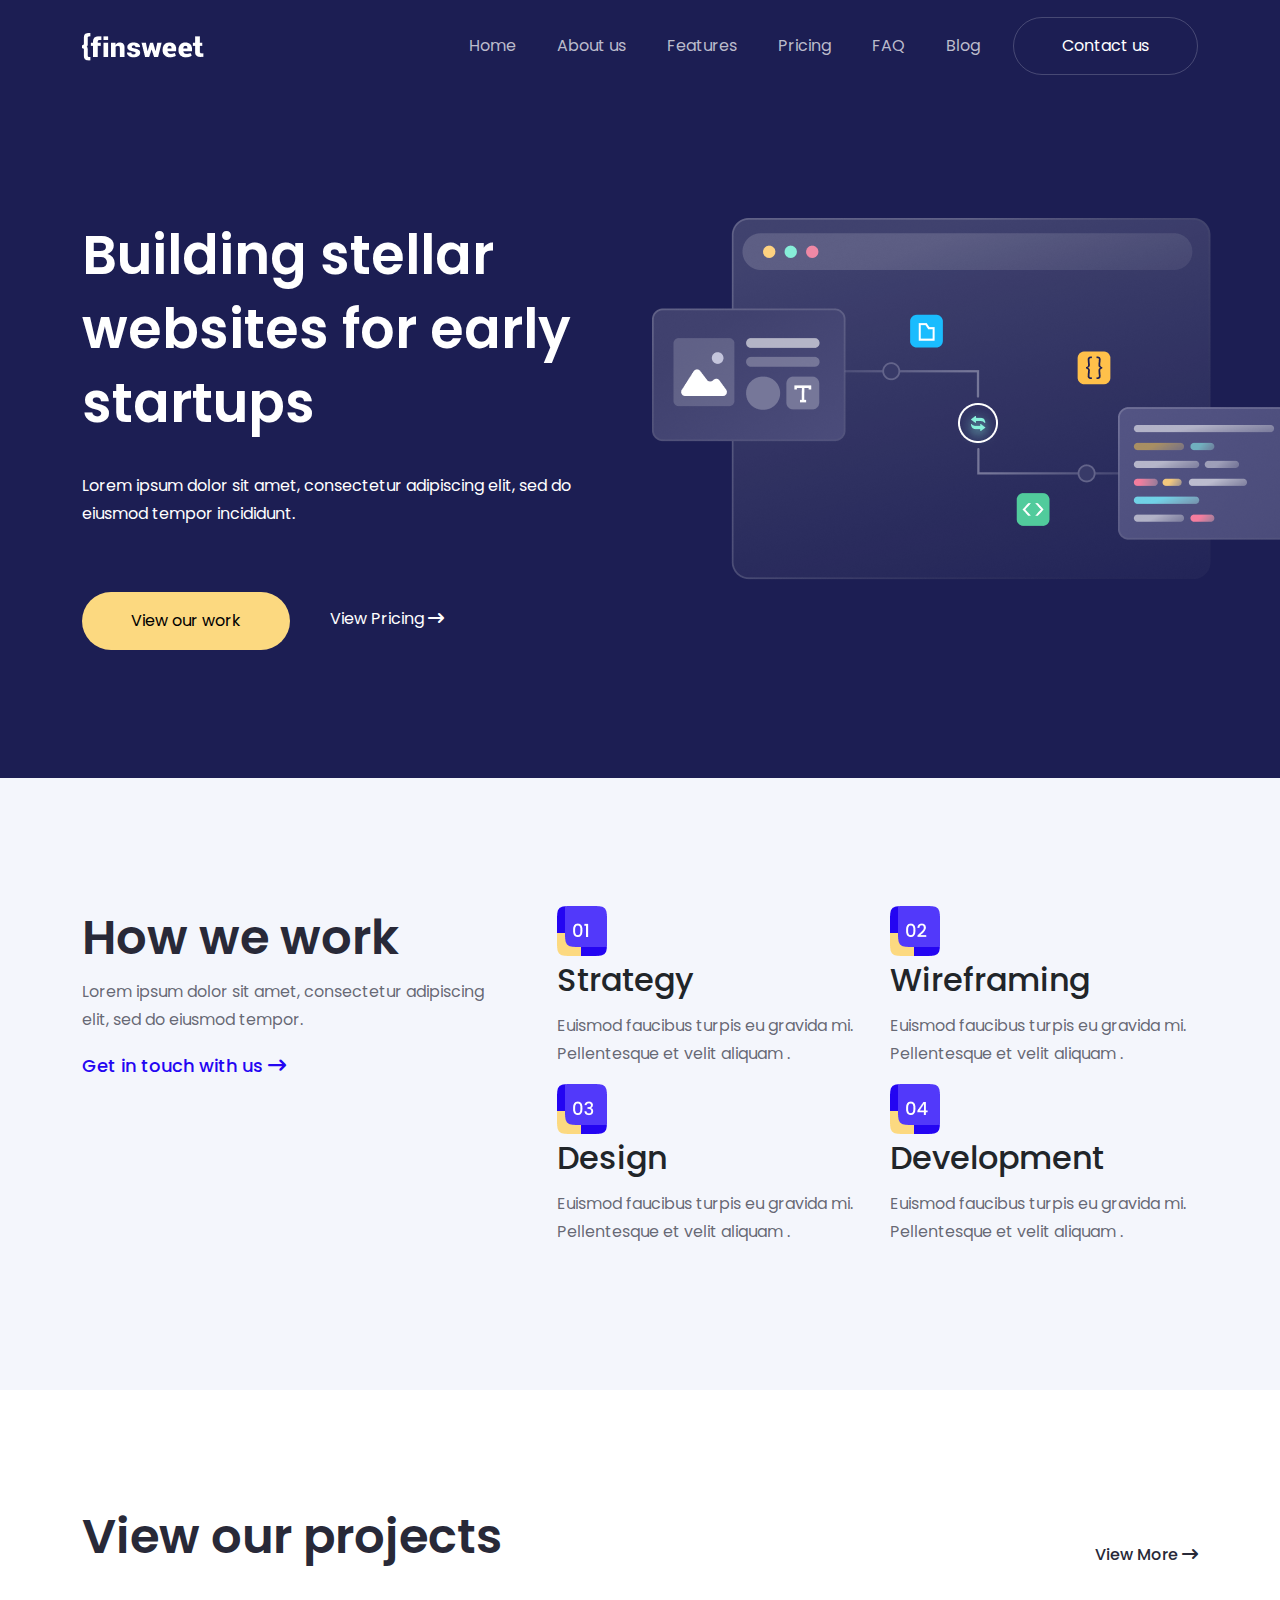
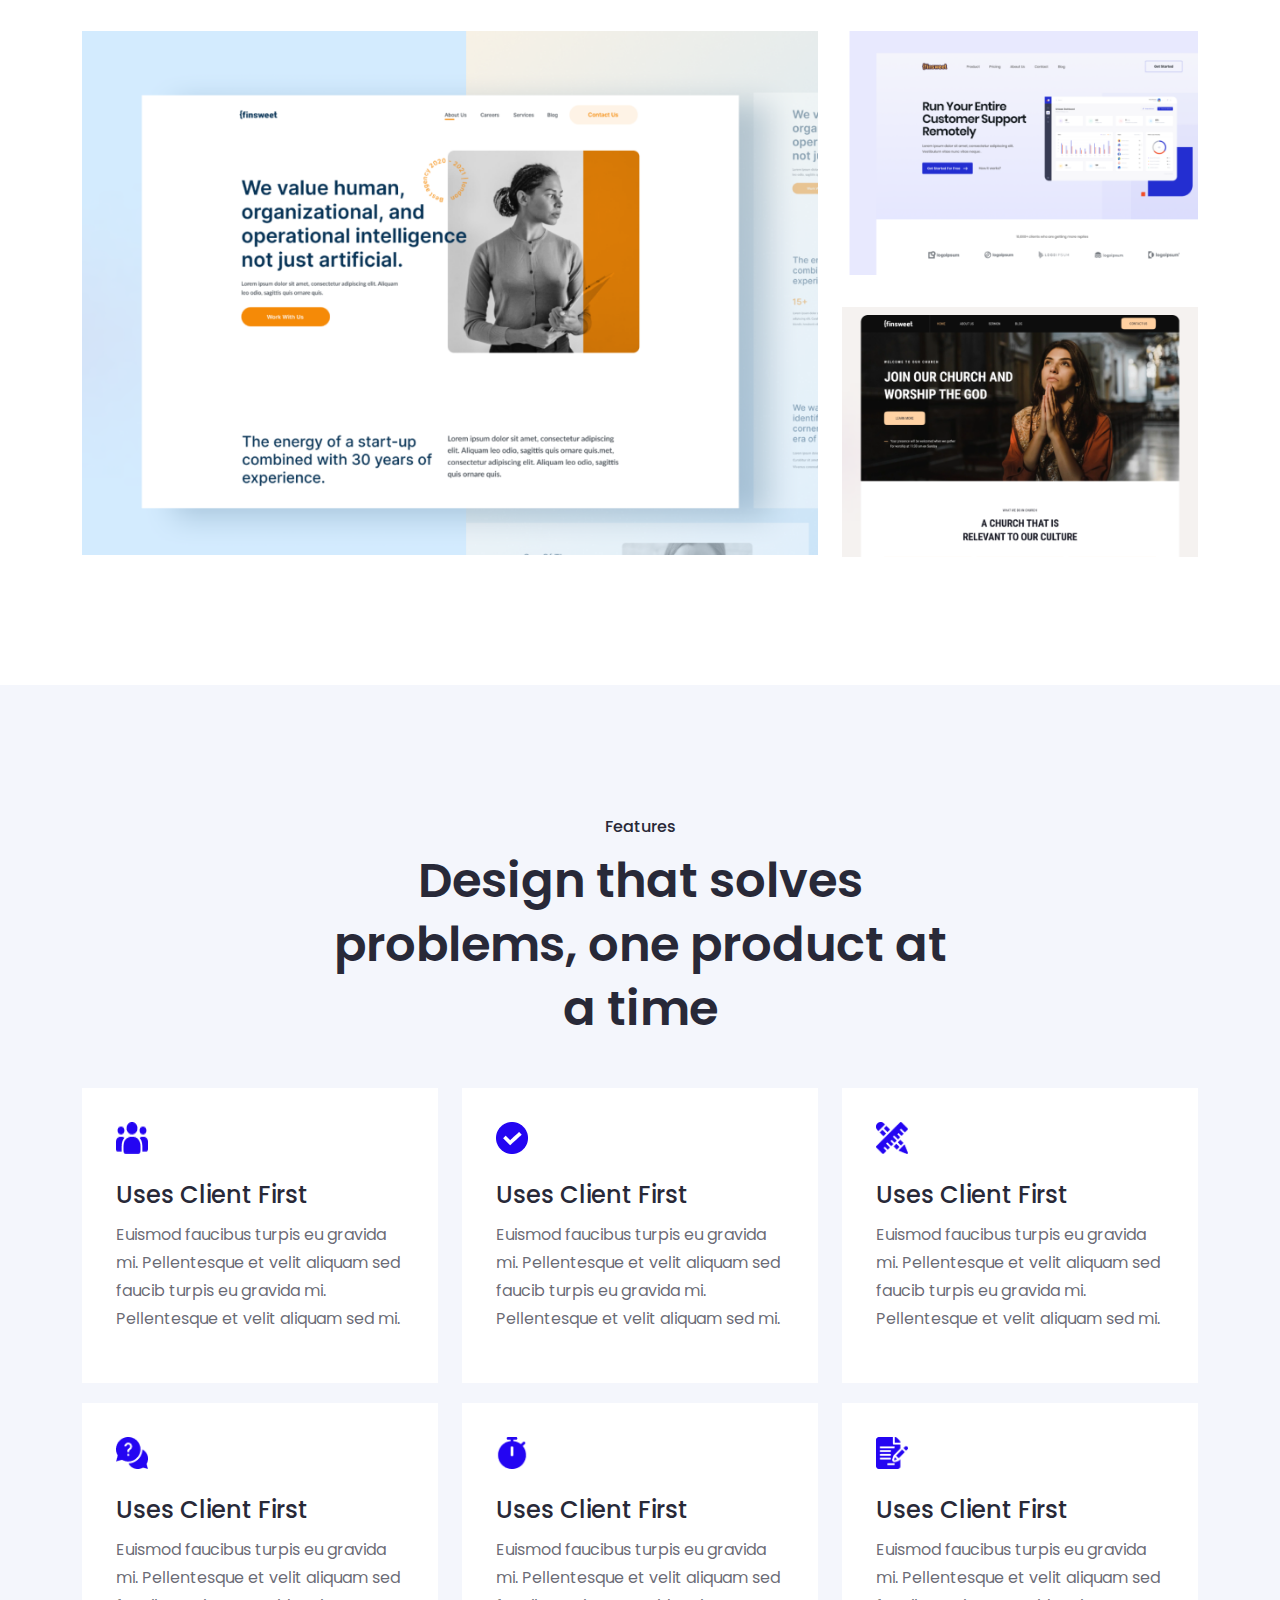
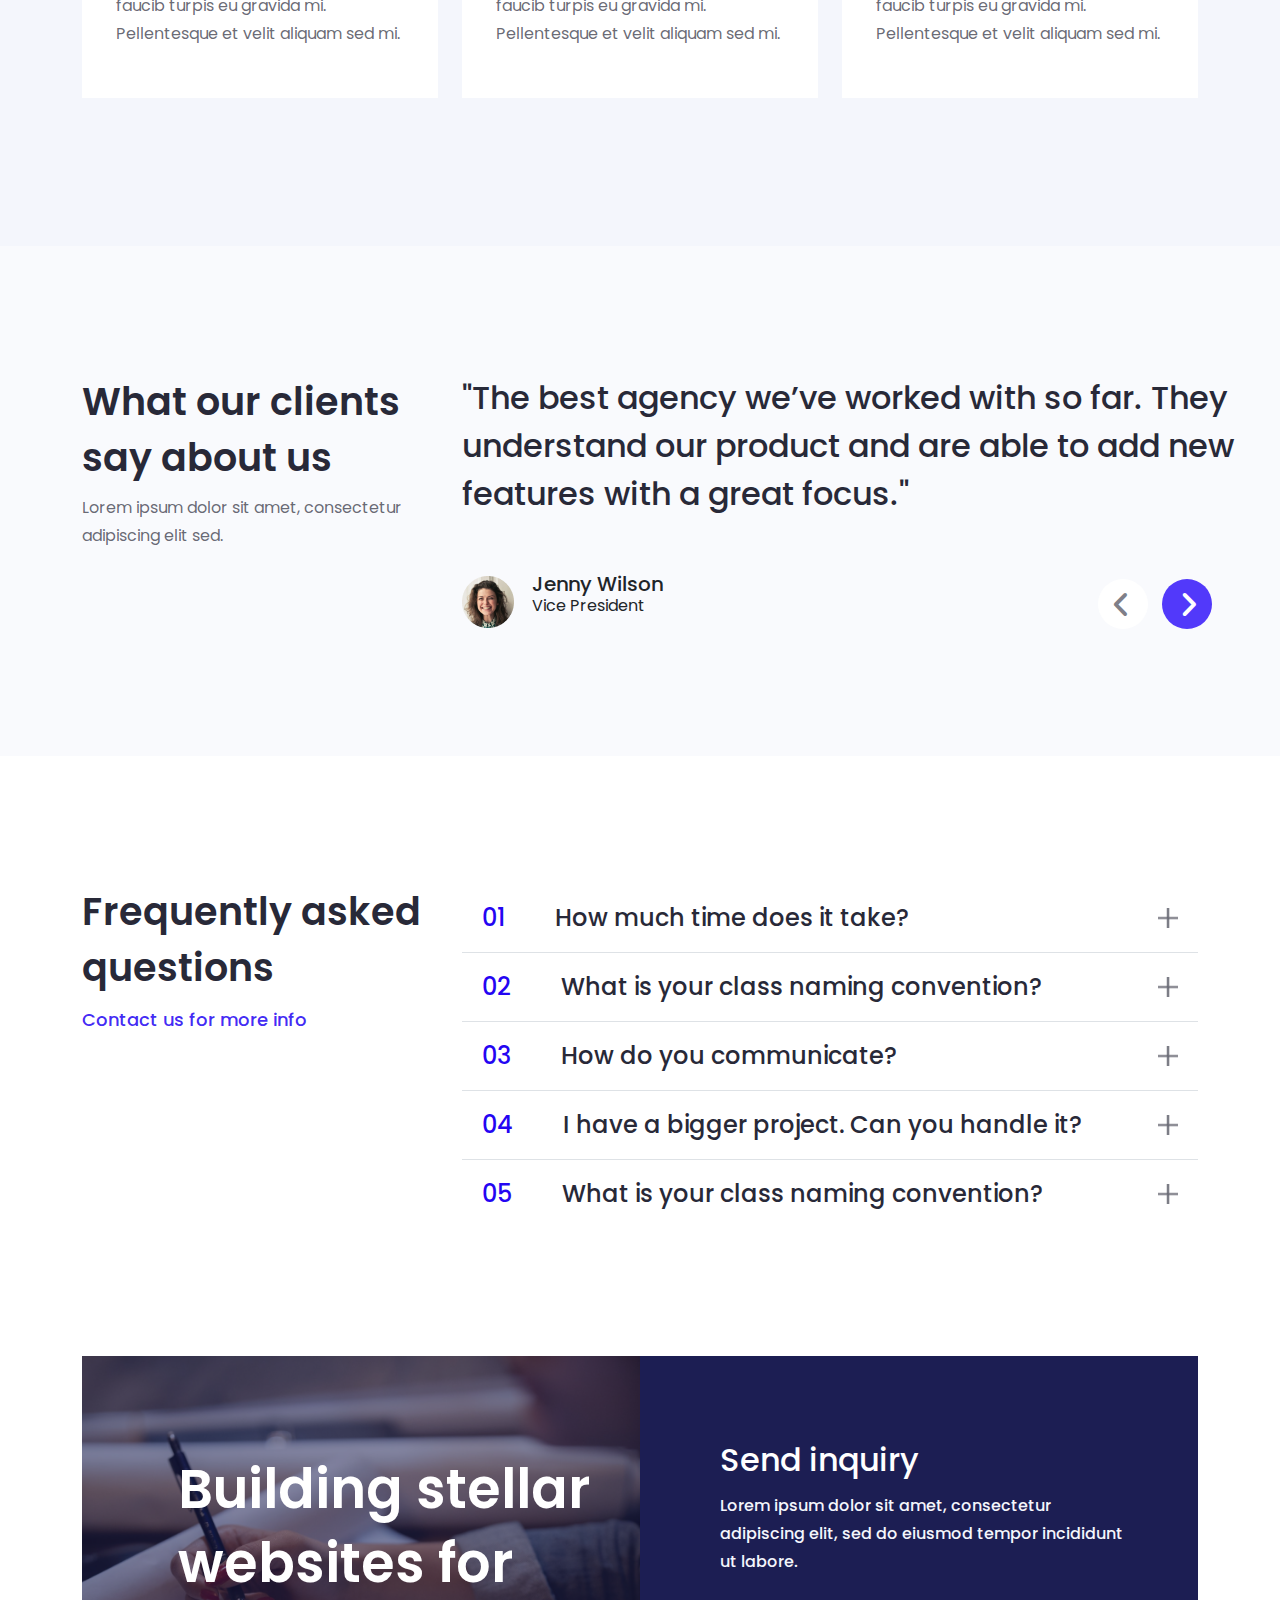
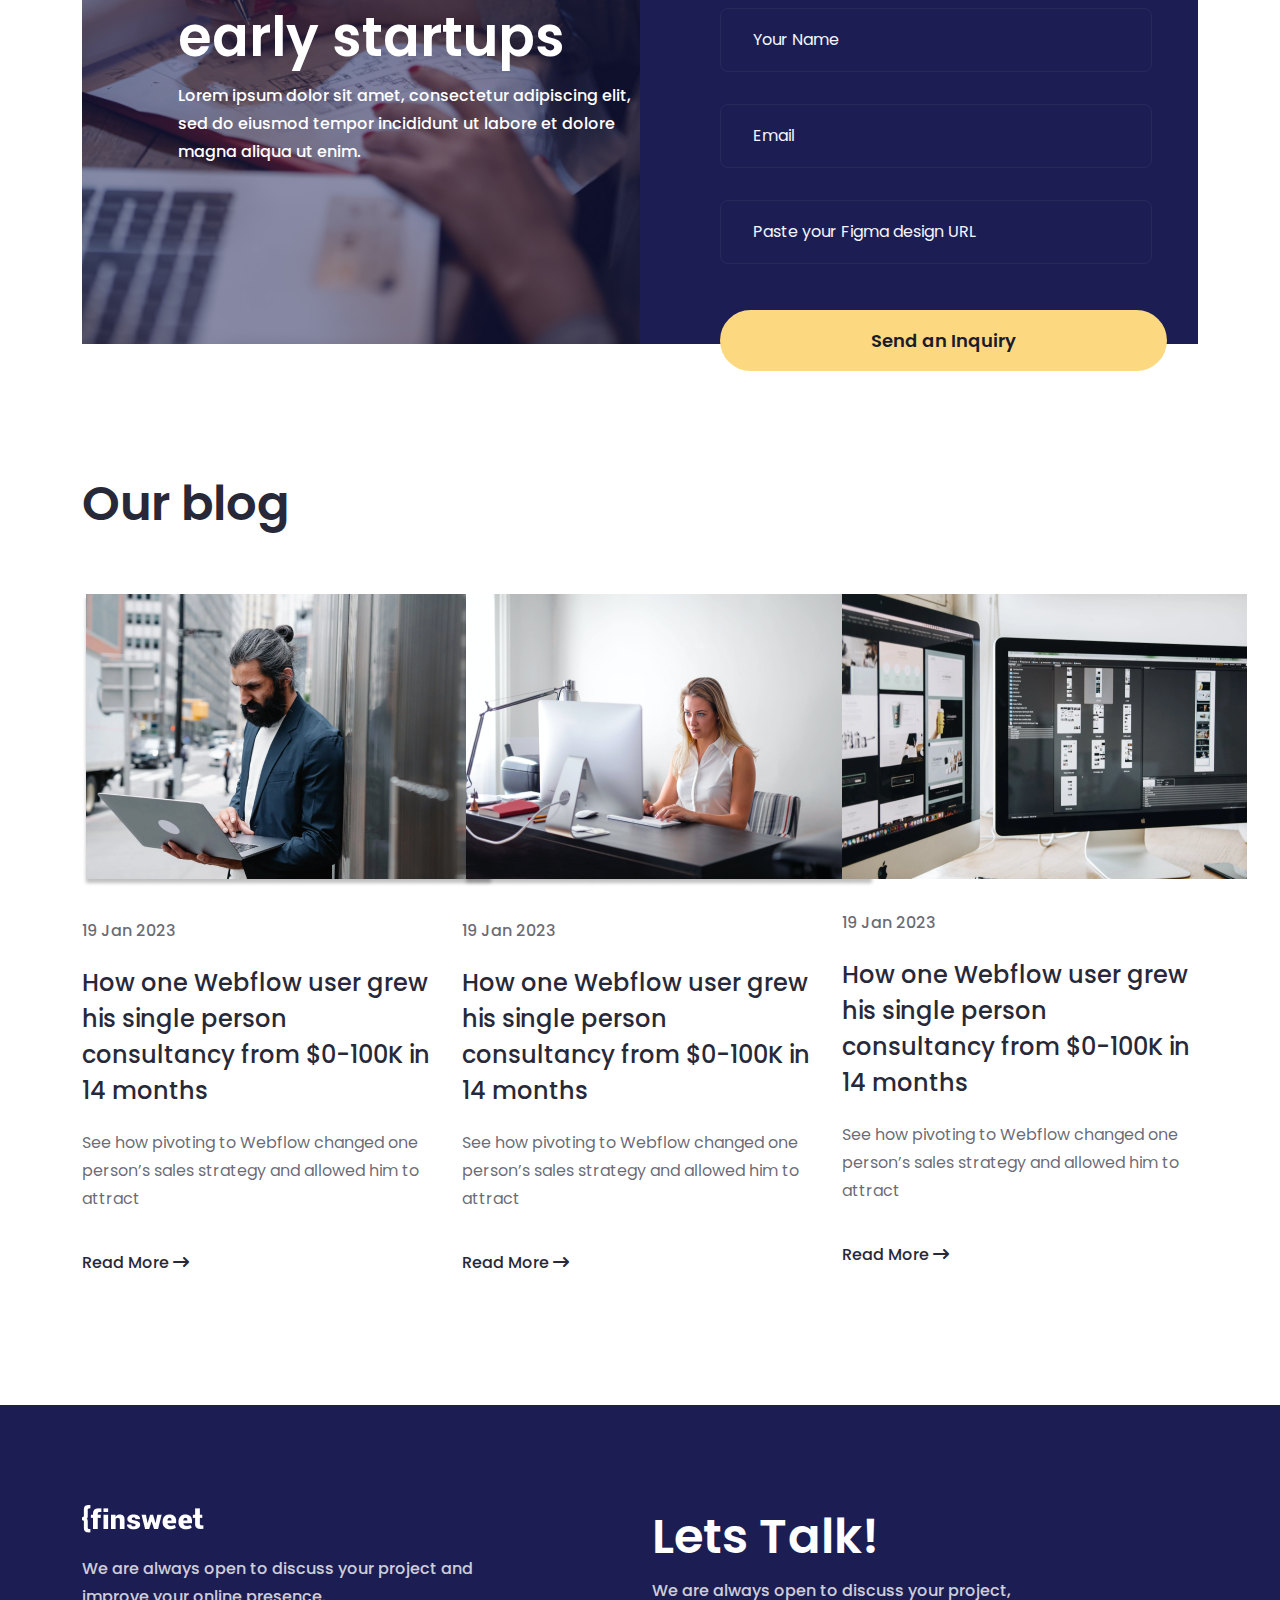
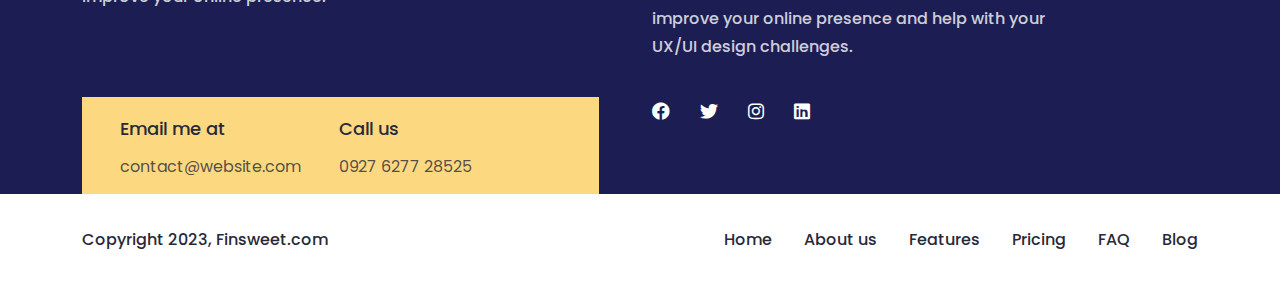
<file: index.html>
<!DOCTYPE html>
<html lang="en">
<head>
    <meta charset="UTF-8">
    <meta http-equiv="X-UA-Compatible" content="IE=edge">
    <meta name="viewport" content="width=device-width, initial-scale=1.0">
    <title>finsweet</title>
    <link rel="stylesheet" href="css/all.min.css">
    <link rel="stylesheet" href="css/bootstrap.min.css">
    <link rel="stylesheet" href="css/style.css">
    <!-- goggle font -->
    <link rel="preconnect" href="https://fonts.googleapis.com">
    <link rel="preconnect" href="https://fonts.gstatic.com" crossorigin>
    <link href="https://fonts.googleapis.com/css2?family=Poppins:wght@100;200;300;400;500;600;700&display=swap" rel="stylesheet">
    <!-- goggle font -->
</head>
<body>
    <!--========== Nav start ===============-->
    <nav class="navbar navbar-expand-lg ">
        <div class="container">
          <a class="navbar-brand" href="index.html">
            <img src="images/logo.png" alt="">
          </a>
          <button class="navbar-toggler" type="button" data-bs-toggle="collapse" data-bs-target="#navbarSupportedContent" aria-controls="navbarSupportedContent" aria-expanded="false" aria-label="Toggle navigation">
            <span class="navbar-toggler-icon"></span>
          </button>
          <div class="collapse navbar-collapse" id="navbarSupportedContent">
            <ul class="navbar-nav ms-auto">
              <li class="nav-item">
                <a class="nav-link active" aria-current="page" href="index.html">Home</a>
              </li>
              <li class="nav-item">
                <a class="nav-link active" href="about.html">About us</a>
              </li>
              <li class="nav-item">
                <a class="nav-link active" href="#">Features</a>
              </li>
              <li class="nav-item">
                <a class="nav-link active" href="pricing.html">Pricing</a>
              </li>
              <li class="nav-item">
                <a class="nav-link active" href="#">FAQ</a>
              </li>
              <li class="nav-item">
                <a class="nav-link active" href="#">Blog</a>
              </li>
            </ul>
            <div class="nav-button">
             <a href="contact-us.html">Contact us</a>
           </div>
          </div>
        </div>
      </nav>
      <!--============ nav end  ==============-->

      <!--============ Banner part =============-->
      <section id="banner-part">
        <div class="container">
          <div class="row">
            <div class="col-lg-6">
              <div class="banner-text">
                <h1>Building stellar websites for early startups</h1>
                <p>Lorem ipsum dolor sit amet, consectetur adipiscing elit, sed do eiusmod tempor incididunt.</p>
                <div class="banner-btn d-flex">
                  <div class="btn-1">
                    <button>View our work</button>
                  </div>
                  <div class="btn-2">
                    <a href="#">View Pricing  <i class="fa-solid fa-arrow-right-long"></i></a>
                  </div>
                </div>
              </div>
            </div>
            <div class="col-lg-6">
              <img src="images/banner.png" alt="">
            </div>
          </div>
        </div>
      </section>
      <!--=========== how-works ============-->
      <section id="works-part">
        <div class="container">
          <div class="row">
            <div class="col-lg-5 works-text">
              <h2>How we work</h2>
              <p>Lorem ipsum dolor sit amet, consectetur adipiscing elit, sed do eiusmod tempor.</p>
              <a href="#">Get in touch with us <i class="fa-solid fa-arrow-right-long"></i></a>
            </div>
            <div class="col-lg-7">
              <div class="row">
                <div class="col-lg-6 pointer-text">
                  <img src="./images/pointer 1.png" alt="">
                  <h3>Strategy</h3>
                  <p>Euismod faucibus turpis eu gravida mi. Pellentesque et velit aliquam .</p>
                </div>
                <div class="col-lg-6 pointer-text" pointer-text>
                  <img src="./images/pointer 2.png" alt="">
                  <h3>Wireframing</h3>
                  <p>Euismod faucibus turpis eu gravida mi. Pellentesque et velit aliquam .</p>
                </div>
                <div class="col-lg-6 pointer-text">
                  <img src="./images/pointer 3.png" alt="">
                  <h3>Design</h3>
                  <p>Euismod faucibus turpis eu gravida mi. Pellentesque et velit aliquam .</p>
                </div>
                <div class="col-lg-6 pointer-text">
                  <img src="./images/pointer 4.png" alt="">
                  <h3>Development</h3>
                  <p>Euismod faucibus turpis eu gravida mi. Pellentesque et velit aliquam .</p>
                </div>
              </div>
            </div>
          </div>
        </div>
      </section>
      <!--============ view part ============-->
      <section id="view-part">
        <div class="container">
          <div class="row">
            <div class="col-lg-12 view-part-haeder d-flex justify-content-between">
              <h2>View our projects</h2>
              <a href="#">View More  <i class="fa-solid fa-arrow-right-long"></i></a>
            </div>
            <div class="col-lg-8 ">
              <div class="view-project">
                <img src="./images/Card.png" alt="" >
                <div class="view-project-text">
                  <h2>Workhub office Webflow Webflow Design</h2>
                  <p>Euismod faucibus turpis eu gravida mi. Pellentesque et velit aliquam </p>
                  <a href="#">View project  <i class="fa-solid fa-arrow-right-long"></i></a>
                </div>  
              </div>
            </div>
            <div class="col-lg-4">
              <div class="view-portfolio1">
                <img src="./images/Rectangle 1.png" alt="">
                <div class="view-portfolio1-text">
                  <h2>Unisaas Website Design</h2>
                  <a href="#">View project  <i class="fa-solid fa-arrow-right-long"></i></a>
                </div>
              </div>
              <div class="view-portfolio2">
                <img src="./images/Card (1).png" alt="">
                <div class="view-portfolio2-text">
                  <h2>Unisaas Website Design</h2>
                  <a href="#">View project  <i class="fa-solid fa-arrow-right-long"></i></a>
                </div>
              </div>
            </div>
          
          </div>
        </div>
      </section>

      <!-- =============== Features part =============== -->
      <section id="features-part">
        <div class="container">
          <div class="row">
            <div class="col-lg-12  text-center features-header">
              <h6>Features</h6>
              <h2>Design that solves problems, one product at a time</h2>
            </div>
            
            <div class="col-lg-4">
              <div class="feature-box">
                <img src="./images/features-icon/Icon1.png" alt="">
                <h3>Uses Client First</h3>
                <p>Euismod faucibus turpis eu gravida mi. Pellentesque et velit aliquam sed faucib turpis eu gravida mi. Pellentesque et velit aliquam sed mi. </p>
              </div>
            </div> 

            <div class="col-lg-4">
              <div class="feature-box">
                <img src="./images/features-icon/Icon2.png" alt="">
                <h3>Uses Client First</h3>
                <p>Euismod faucibus turpis eu gravida mi. Pellentesque et velit aliquam sed faucib turpis eu gravida mi. Pellentesque et velit aliquam sed mi. </p>
              </div>
            </div> 

            <div class="col-lg-4">
              <div class="feature-box">
                <img src="./images/features-icon/Icon3.png" alt="">
                <h3>Uses Client First</h3>
                <p>Euismod faucibus turpis eu gravida mi. Pellentesque et velit aliquam sed faucib turpis eu gravida mi. Pellentesque et velit aliquam sed mi. </p>
              </div>
            </div>
            
            <div class="col-lg-4">
              <div class="feature-box">
                <img src="./images/features-icon/Icon4.png" alt="">
                <h3>Uses Client First</h3>
                <p>Euismod faucibus turpis eu gravida mi. Pellentesque et velit aliquam sed faucib turpis eu gravida mi. Pellentesque et velit aliquam sed mi. </p>
              </div>
            </div>  

            <div class="col-lg-4">
              <div class="feature-box">
                <img src="./images/features-icon/Icon5.png" alt="">
                <h3>Uses Client First</h3>
                <p>Euismod faucibus turpis eu gravida mi. Pellentesque et velit aliquam sed faucib turpis eu gravida mi. Pellentesque et velit aliquam sed mi. </p>
              </div>
            </div>  

            <div class="col-lg-4">
              <div class="feature-box">
                <img src="./images/features-icon/Icon6.png" alt="">
                <h3>Uses Client First</h3>
                <p>Euismod faucibus turpis eu gravida mi. Pellentesque et velit aliquam sed faucib turpis eu gravida mi. Pellentesque et velit aliquam sed mi. </p>
              </div>
            </div>            
            
          </div>
        </div>
      </section>

      <!-- ============ About us =========== -->
      <section class="about-us-part">
         <div class="container">
          <div class="row">
            <div class="col-lg-4">
              <div class="about-text-left">
                <h2>What our clients say about us</h2>
                <p>Lorem ipsum dolor sit amet, consectetur adipiscing elit sed.</p>
              </div>
            </div>
            <div class="col-lg-8">
              <div class="about-text-right">
                <h2>"The best agency we’ve worked with so far. They understand our product and are able to add new features with a great focus."</h2>
                  <div class="about-profile">
                    <img src="./images/about-profile.png" alt="">
                    <div class="client-name">
                      <h5>Jenny Wilson</h5>
                      <p>Vice President</p>
                    </div>
                    <div class="about-icon">
                      <i class="fa-solid fa-angle-left"></i>
                      <i class="fa-solid fa-angle-right"></i>
                    </div>
                  </div>
              </div>
            </div>
          </div>
         </div>
      </section>

      <!--=========== question-part ============-->
      <section class="question-part">
        <div class="container">
          <div class="row">

            <div class="col-lg-4">
              <div class="question-text">
                <h2>Frequently asked questions</h2>
                <a href="#">Contact us for more info</a>
              </div>
            </div>

            <div class="col-lg-8">
              <div class="accordion accordion-flush" id="accordionFlushExample">
                <div class="accordion-item">
                  <h2 class="accordion-header">
                    <button class="accordion-button collapsed" type="button" data-bs-toggle="collapse" data-bs-target="#flush-collapseOne" aria-expanded="false" aria-controls="flush-collapseOne">
                      <span>01</span>
                      How much time does it take?
                    </button>
                  </h2>
                  <div id="flush-collapseOne" class="accordion-collapse collapse" data-bs-parent="#accordionFlushExample">
                    <div class="accordion-body">Lorem ipsum dolor sit amet, consectetur adipiscing elit, sed do eiusmod tempor incididunt ut labore et dolore magna aliqua. </div>
                  </div>
                </div>
                <div class="accordion-item">
                  <h2 class="accordion-header">
                    <button class="accordion-button collapsed" type="button" data-bs-toggle="collapse" data-bs-target="#flush-collapseTwo" aria-expanded="false" aria-controls="flush-collapseTwo">
                      <span>02</span>
                      What is your class naming convention?
                    </button>
                  </h2>
                  <div id="flush-collapseTwo" class="accordion-collapse collapse" data-bs-parent="#accordionFlushExample">
                    <div class="accordion-body">Lorem ipsum dolor sit amet, consectetur adipiscing elit, sed do eiusmod tempor incididunt ut labore et dolore magna aliqua.</div>
                  </div>
                </div>
                <div class="accordion-item">
                  <h2 class="accordion-header">
                    <button class="accordion-button collapsed" type="button" data-bs-toggle="collapse" data-bs-target="#flush-collapseThree" aria-expanded="false" aria-controls="flush-collapseThree">
                      <span>03</span>
                      How do you communicate?
                    </button>
                  </h2>
                  <div id="flush-collapseThree" class="accordion-collapse collapse" data-bs-parent="#accordionFlushExample">
                    <div class="accordion-body">Lorem ipsum dolor sit amet, consectetur adipiscing elit, sed do eiusmod tempor incididunt ut labore et dolore magna aliqua.</div>
                  </div>
                </div>    
                <div class="accordion-item">
                  <h2 class="accordion-header">
                    <button class="accordion-button collapsed" type="button" data-bs-toggle="collapse" data-bs-target="#flush-collapseFour" aria-expanded="false" aria-controls="flush-collapseFour">
                      <span>04</span>
                      I have a bigger project. Can you handle it?
                    </button>
                  </h2>
                  <div id="flush-collapseFour" class="accordion-collapse collapse" data-bs-parent="#accordionFlushExample">
                    <div class="accordion-body">Lorem ipsum dolor sit amet, consectetur adipiscing elit, sed do eiusmod tempor incididunt ut labore et dolore magna aliqua.</div>
                  </div>
                </div> 
                <div class="accordion-item">
                  <h2 class="accordion-header">
                    <button class="accordion-button collapsed" type="button" data-bs-toggle="collapse" data-bs-target="#flush-collapse" aria-expanded="false" aria-controls="flush-collapse">
                      <span>05</span>
                      What is your class naming convention?
                    </button>
                  </h2>
                  <div id="flush-collapse" class="accordion-collapse collapse" data-bs-parent="#accordionFlushExample">
                    <div class="accordion-body">Lorem ipsum dolor sit amet, consectetur adipiscing elit, sed do eiusmod tempor incididunt ut labore et dolore magna aliqua.</div>
                  </div>
                </div>
              </div>
            </div>

          </div>
        </div>
      </section>

      <!--=========== form-part========== -->

      <section class="form-part">
        <div class="container">
          <div class="row">
            <div class="col-lg-12">
              <div class="form-main">
                <div class="form-left-part">
                  <img src="./images/form-part-img.png" alt="">
                  <div class="form-left-part-text">
                    <h2>Building stellar websites for early startups</h2>
                    <p>Lorem ipsum dolor sit amet, consectetur adipiscing elit, sed do eiusmod tempor incididunt ut labore et dolore magna aliqua ut enim.</p>
                  </div>  
                </div>
                <div class="form-right-part">
                  <h3>Send inquiry</h3>
                  <p>Lorem ipsum dolor sit amet, consectetur adipiscing elit, sed do eiusmod tempor incididunt ut labore.</p>
                  <input class="form-inquiry "  type="text" placeholder="Your Name">
                  <input class="form-inquiry"  type="text" placeholder="Email">
                  <input class="form-inquiry"  type="text" placeholder="Paste your Figma design URL">
                  <div class="form-btn">
                    <button>Send an Inquiry</button>
                  </div>
                 <div class="form-btn-2">
                  <a href="#">Get in touch with us <i class="fa-solid fa-arrow-right-long"></i></a>
                 </div>
                </div>
              </div>
            </div>
          </div>
        </div>
      </section>
      <!--=========== Blog-part ============-->
      <section class="blog-part">
        <div class="container">
          <div class="row">
            <div class="col-lg-12 blog-haeder">
              <h2>Our blog</h2>
            </div>
            <div class="col-lg-4">
              <div class="blog-card">
                <img src="./images/blog-img/01.png" alt="">
                <h6>19 Jan 2023</h6>
                <h3>How one Webflow user grew his single person consultancy from $0-100K in 14 months</h3>
                <p>See how pivoting to Webflow changed one person’s sales strategy and allowed him to attract</p>
                <a href="#">Read More <i class="fa-solid fa-arrow-right-long"></i></a>
              </div>
            </div>  
            <div class="col-lg-4">
              <div class="blog-card">
                <img src="./images/blog-img/02.png" alt="">
                <h6>19 Jan 2023</h6>
                <h3>How one Webflow user grew his single person consultancy from $0-100K in 14 months</h3>
                <p>See how pivoting to Webflow changed one person’s sales strategy and allowed him to attract</p>
                <a href="#">Read More <i class="fa-solid fa-arrow-right-long"></i></a>
              </div>
            </div>  
            <div class="col-lg-4">
              <div class="blog-card">
                <img src="./images/blog-img/03.png" alt="">
                <h6>19 Jan 2023</h6>
                <h3>How one Webflow user grew his single person consultancy from $0-100K in 14 months</h3>
                <p>See how pivoting to Webflow changed one person’s sales strategy and allowed him to attract</p>
                <a href="#">Read More <i class="fa-solid fa-arrow-right-long"></i></a>
              </div>
            </div>
          </div>
        </div>
      </section>
      <!--============ footer-part ============-->
      <footer class="footer-part">
        <div class="container">
          <div class="row footer-top">
            <div class="col-lg-6 footer-top-left">
              <img src="images/logo.png" alt="">
              <p>We are always open to discuss your project and improve your online presence.</p>
              <div class="footer-contact d-flex">
                <div class="left">
                  <h5>Email me at</h5>
                  <h6>contact@website.com</h6>
                </div>
                <div class="right">
                  <h5>Call us</h5>
                  <h6>0927 6277 28525</h6>
                </div>
              </div>
            </div>
            <div class="col-lg-6 footer-top-right">
              <h3>Lets Talk!</h3>
              <p>We are always open to discuss your project, improve your online presence and help with your UX/UI design challenges.</p>
              <div class="footer-icon">
                <a href="#"><i class="fa-brands fa-facebook"></i></a>
                <a href="#"><i class="fa-brands fa-twitter"></i></a>
                <a href="#"><i class="fa-brands fa-instagram"></i></a>
                <a href="#"><i class="fa-brands fa-linkedin"></i></a>
              </div>
            </div>
          </div>
        </div>
      </footer>
      <footer class="footer-b-part">
        <div class="container">
          <div class="footer-bottom d-flex justify-content-between">
            <div class="left">
              <h6>Copyright 2023, Finsweet.com</h6>
            </div>
            <div class="right">
              <ul class="d-flex">
                <li><a href="#">Home</a></li>
                <li><a href="#">About us</a></li>
                <li><a href="#">Features</a></li>
                <li><a href="#">Pricing</a></li>
                <li><a href="#">FAQ</a></li>
                <li><a href="#">Blog</a></li>
              </ul>
            </div>
          </div>
        </div>
      </footer>


  <script src="./js/bootstrap.bundle.min.js"></script>
</body>
</html>
</file>
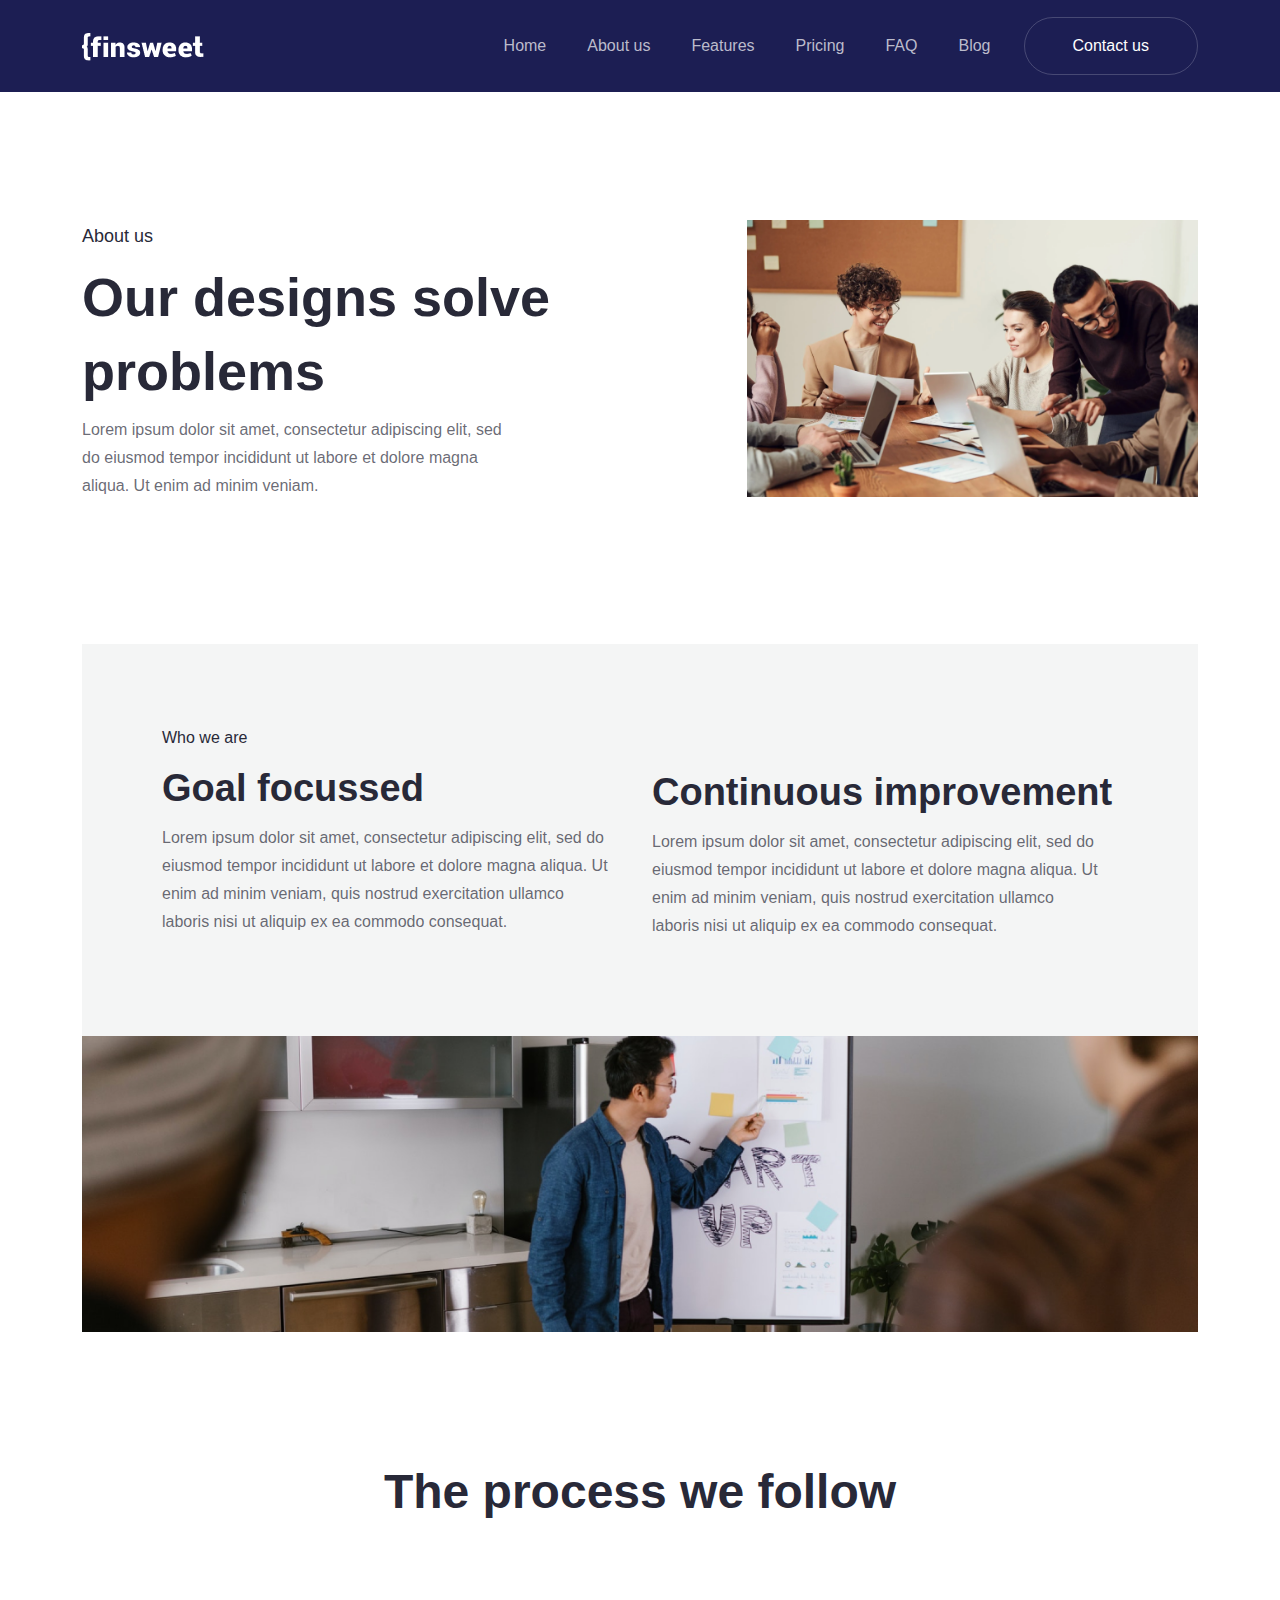
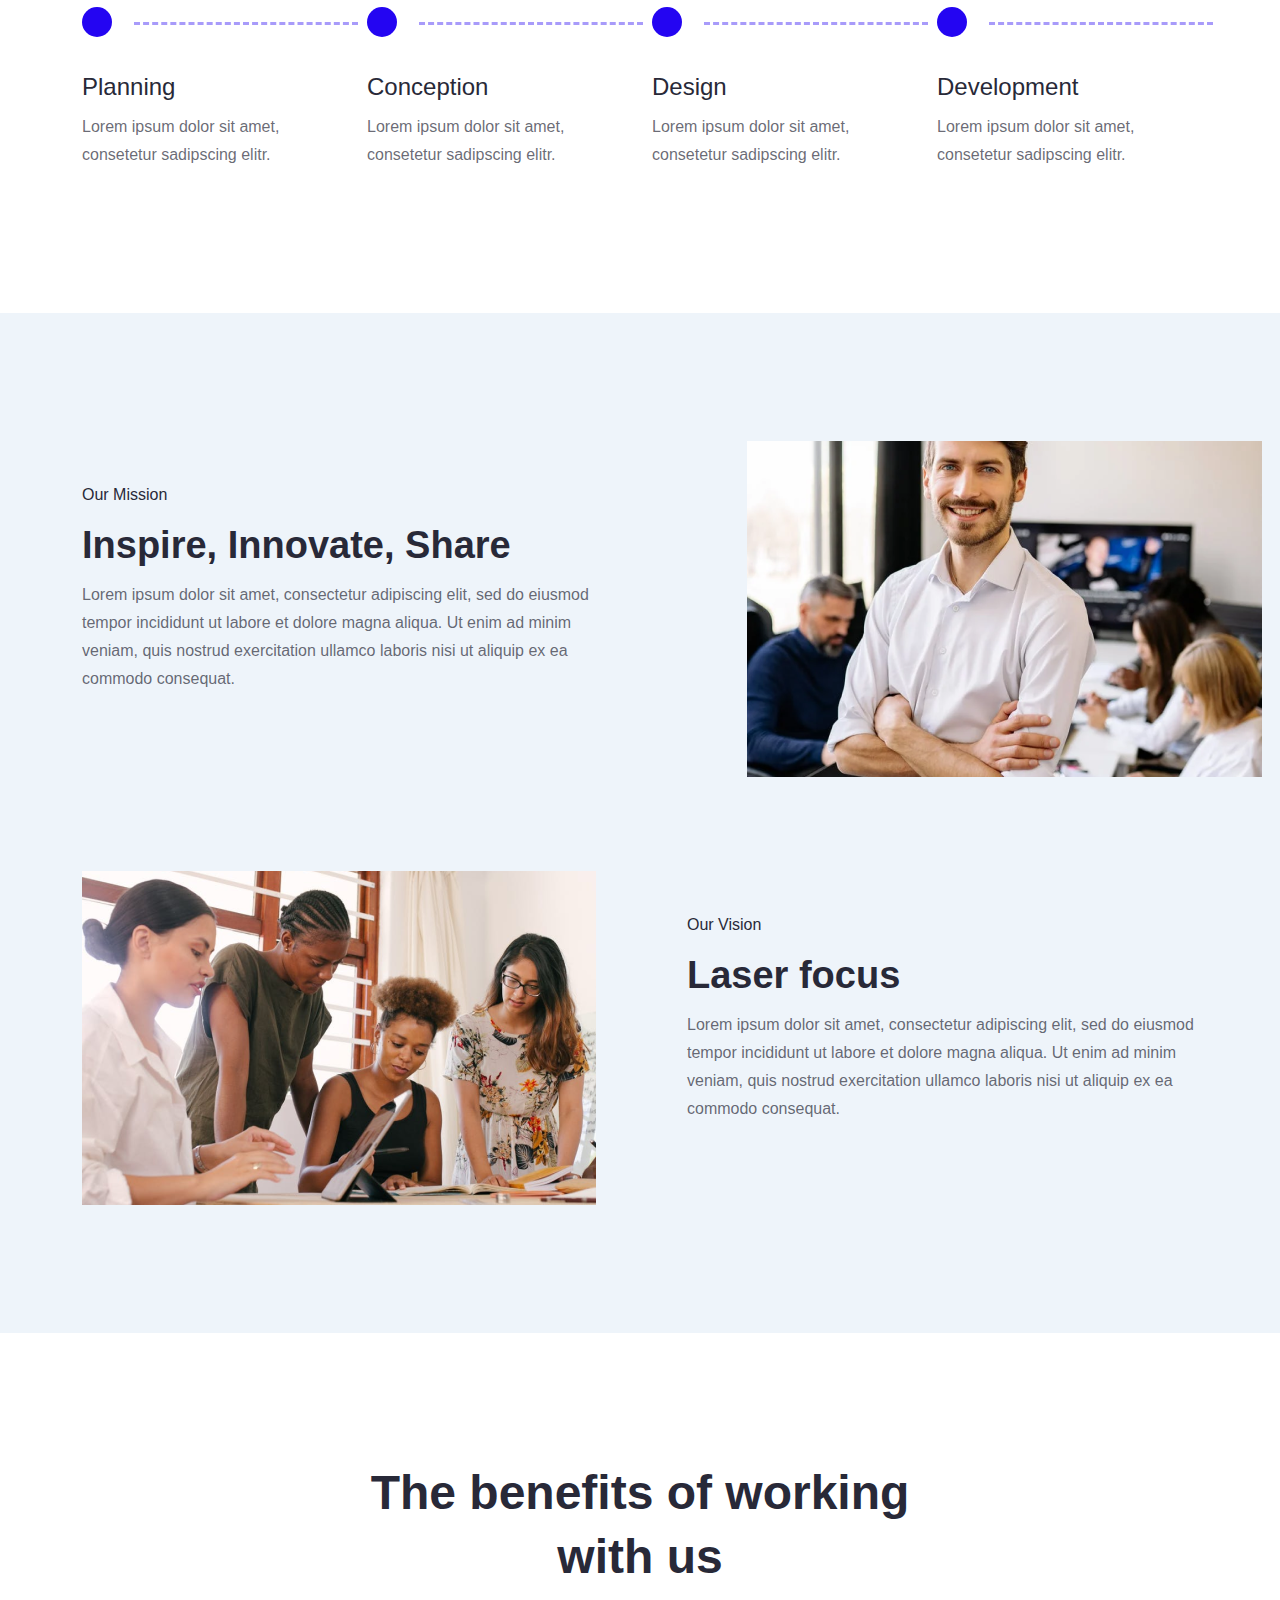
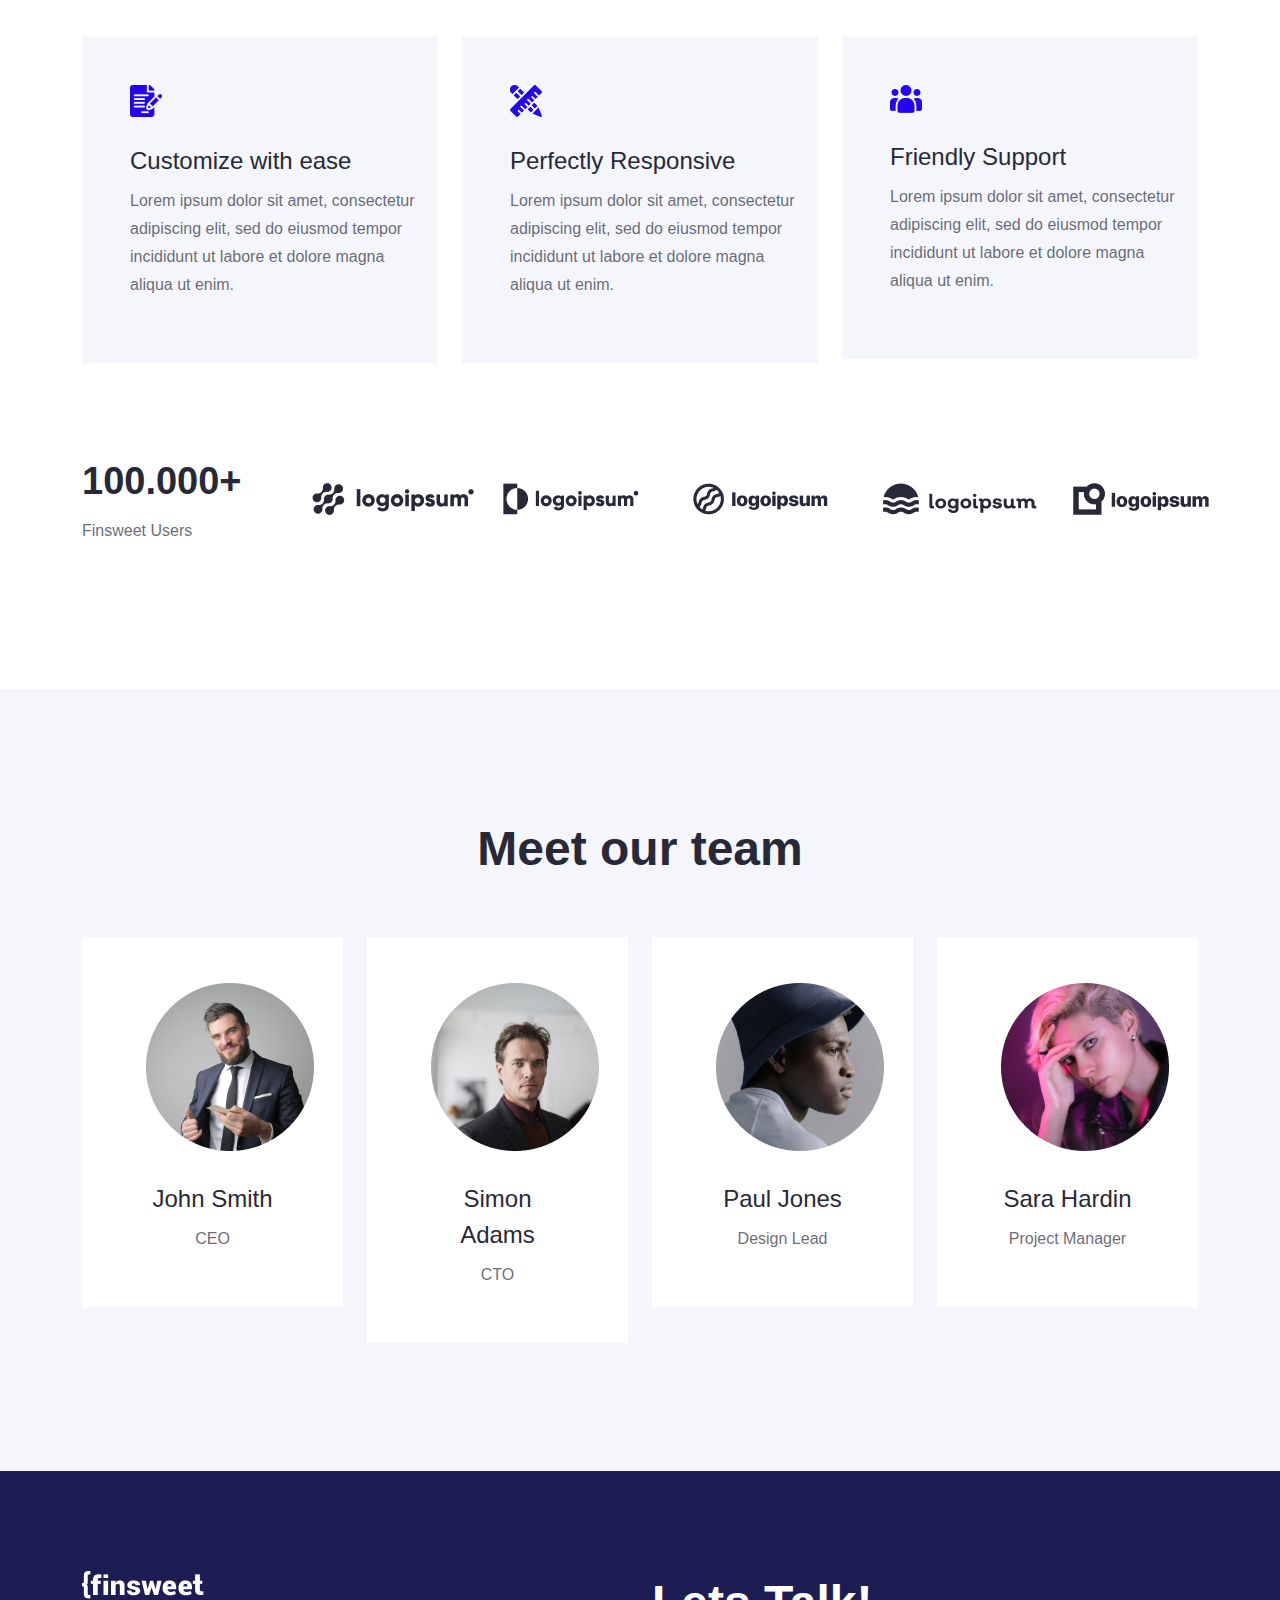
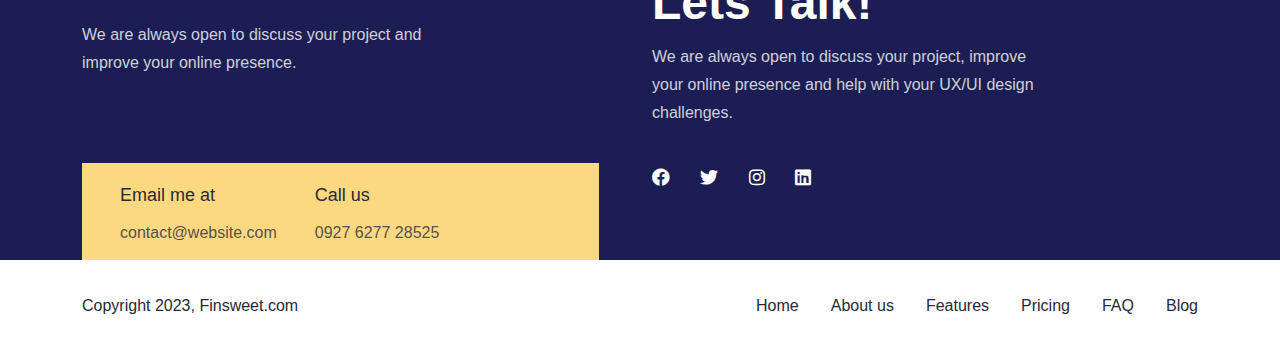
<file: about.html>
<!DOCTYPE html>
<html lang="en">
<head>
    <meta charset="UTF-8">
    <meta http-equiv="X-UA-Compatible" content="IE=edge">
    <meta name="viewport" content="width=device-width, initial-scale=1.0">
    <title>About us</title>
    <link rel="stylesheet" href="css/all.min.css">
    <link rel="stylesheet" href="css/bootstrap.min.css">
    <link rel="stylesheet" href="css/style.css">
    <link rel="stylesheet" href="css/about.css">
</head>

<body>

  <!--========== Nav start ===============-->
  <nav class="navbar navbar-expand-lg ">
      <div class="container">
      <a class="navbar-brand" href="index.html">
        <img src="images/logo.png" alt="">
      </a>
      <button class="navbar-toggler" type="button" data-bs-toggle="collapse" data-bs-target="#navbarSupportedContent" aria-controls="navbarSupportedContent" aria-expanded="false" aria-label="Toggle navigation">
        <span class="navbar-toggler-icon"></span>
      </button>
      <div class="collapse navbar-collapse" id="navbarSupportedContent">
        <ul class="navbar-nav ms-auto">
          <li class="nav-item">
            <a class="nav-link active" aria-current="page" href="index.html">Home</a>
          </li>
          <li class="nav-item">
            <a class="nav-link active" href="about.html">About us</a>
          </li>
          <li class="nav-item">
            <a class="nav-link active" href="#">Features</a>
          </li>
          <li class="nav-item">
            <a class="nav-link active" href="pricing.html">Pricing</a>
          </li>
          <li class="nav-item">
            <a class="nav-link active" href="#">FAQ</a>
          </li>
          <li class="nav-item">
            <a class="nav-link active" href="#">Blog</a>
          </li>
        </ul>
        <div class="nav-button">
        <a href="contact-us.html">Contact us</a>
      </div>
      </div>
    </div>
  </nav>
  <!--============ nav end  ==============--> 
  <!-- banner part start -->
  <section class="about-us">
    <div class="container">
      <div class="row">
        <div class="col-lg-7 about-text">
          <h6>About us</h6>
          <h1>Our designs solve problems</h1>
          <p>Lorem ipsum dolor sit amet, consectetur adipiscing elit, sed do eiusmod tempor incididunt ut labore et dolore magna aliqua. Ut enim ad minim veniam.</p>
        </div>
        <div class="col-lg-5">
          <div class="about-img">
            <img src="./images/about/group-of-people-sitting-indoors-3184360.png" alt="">
          </div>
        </div>
      </div>
    </div>
  </section>
  <!-- who-we are -->
  <section class="who-we-are">
    <div class="container">
      <div class="row">
        <div class="col-lg-12">
          <div class="who-we-are-text">
            <div class="row">
              <div class="col-lg-6 text-left">
                <h6>Who we are</h6>
                <h3>Goal focussed</h3>
                <p>Lorem ipsum dolor sit amet, consectetur adipiscing elit, sed do eiusmod tempor incididunt ut labore et dolore magna aliqua. Ut enim ad minim veniam, quis nostrud exercitation ullamco laboris nisi ut aliquip ex ea commodo consequat.</p>
              </div>
              <div class="col-lg-6 text-right">
                <h3>Continuous improvement</h3>
                <p>Lorem ipsum dolor sit amet, consectetur adipiscing elit, sed do eiusmod tempor incididunt ut labore et dolore magna aliqua. Ut enim ad minim veniam, quis nostrud exercitation ullamco laboris nisi ut aliquip ex ea commodo consequat.</p>
              </div>
            </div>
          </div>
          <div class="who-we-img">
            <img src="./images/about/man-in-blue-jacket-looking-at-white-board-7413916.png" alt="">
          </div>
        </div>
      </div>
    </div>
  </section>
  <!-- the-process -->
  <section class="the-process">
    <div class="container">
      <div class="row">
        <div class="col-lg-12 text-center process-header">
          <h2>The process we follow</h2>
        </div>
        <div class="col-lg-3 process-box">
          <div class="circle"></div>
          <div class="dotted"></div>
          <h3>Planning</h3>
          <p>Lorem ipsum dolor sit amet, consetetur sadipscing elitr.</p>
        </div>       
         <div class="col-lg-3 process-box">
          <div class="circle"></div>
          <div class="dotted"></div>
          <h3>Conception</h3>
          <p>Lorem ipsum dolor sit amet, consetetur sadipscing elitr.</p>
        </div>       
         <div class="col-lg-3 process-box">
          <div class="circle"></div>
          <div class="dotted"></div>
          <h3>Design</h3>
          <p>Lorem ipsum dolor sit amet, consetetur sadipscing elitr.</p>
        </div>       
         <div class="col-lg-3 process-box">
          <div class="circle"></div>
          <div class="dotted"></div>
          <h3>Development</h3>
          <p>Lorem ipsum dolor sit amet, consetetur sadipscing elitr.</p>
        </div>
      </div>
    </div>
  </section>

  <!-- our mission -->
  <section class="our-mission-part">
    <div class="container">
      <div class="row">
        <div class="col-lg-7 our-mission-text">
          <h6>Our Mission </h6>
          <h2>Inspire, Innovate, Share</h2>
          <p>Lorem ipsum dolor sit amet, consectetur adipiscing elit, sed do eiusmod tempor incididunt ut labore et dolore magna aliqua. Ut enim ad minim veniam, quis nostrud exercitation ullamco laboris nisi ut aliquip ex ea commodo consequat.</p>
        </div>
        <div class="col-lg-5">
          <img src="images/about/a-man-standing-in-an-office-7792811.png" alt="">
        </div>
         <div class="col-lg-5 img-bottom">
          <img src="images/about/photo-of-women-at-the-meeting-3810789.png" alt="">
        </div>
        <div class="col-lg-7 our-mission-text bottom">
          <h6>Our Vision</h6>
          <h2>Laser focus</h2>
          <p>Lorem ipsum dolor sit amet, consectetur adipiscing elit, sed do eiusmod tempor incididunt ut labore et dolore magna aliqua. Ut enim ad minim veniam, quis nostrud exercitation ullamco laboris nisi ut aliquip ex ea commodo consequat.</p>
        </div>
      </div>
    </div>
  </section>

  <!-- the benefits -->
  <section class="the-benefits">
    <div class="container">
      <div class="row">
        <div class="col-lg-12 benefits-header text-center">
          <h2>The benefits of working with us</h2>
        </div>

        <div class="col-lg-4">
          <div class="benefits-box">
            <img src="images/about/Icon 01.png" alt="">
            <h3>Customize with ease</h3>
            <p>Lorem ipsum dolor sit amet, consectetur adipiscing elit, sed do eiusmod tempor incididunt ut labore et dolore magna aliqua ut enim.</p>
          </div>
        </div>
        <div class="col-lg-4">
          <div class="benefits-box">
            <img src="images/about/Icon 02.png" alt="">
            <h3>Perfectly Responsive</h3>
            <p>Lorem ipsum dolor sit amet, consectetur adipiscing elit, sed do eiusmod tempor incididunt ut labore et dolore magna aliqua ut enim.</p>
          </div>
        </div>
        <div class="col-lg-4">
          <div class="benefits-box">
            <img src="images/about/Icon 03.png" alt="">
            <h3>Friendly Support</h3>
            <p>Lorem ipsum dolor sit amet, consectetur adipiscing elit, sed do eiusmod tempor incididunt ut labore et dolore magna aliqua ut enim.</p>
          </div>
        </div>

        <div class="col-lg-2 logo-nmbr">
          <h6>100.000+</h6>
          <p>Finsweet Users</p>
        </div>
        <div class="col-lg-2">
          <div class="logoipsum-logo">
             <img src="images/about/Logo 1.png" alt="">
          </div>
        </div>
        <div class="col-lg-2">
          <div class="logoipsum-logo">
            <img src="images/about/Logo 2.png" alt="">
          </div>
        </div>
        <div class="col-lg-2">
          <div class="logoipsum-logo">
            <img src="images/about/Logo 3.png" alt="">
          </div>
        </div>
        <div class="col-lg-2">
          <div class="logoipsum-logo">
            <img src="images/about/Logo 4.png" alt="">
          </div>
        </div>
        <div class="col-lg-2">
          <div class="logoipsum-logo">
            <img src="images/about/Logo 5.png" alt="">
          </div>
        </div>
      </div>
    </div>
  </section>

<!--=========== meet out team ============ -->
  <section class="our-team-part">
    <div class="container">
      <div class="row">
        <div class="col-lg-12 text-center team-header">
          <h2>Meet our team</h2>
        </div>

        <div class="col-lg-3">
          <div class="team-profile text-center">
              <img src="images/about/profile/man-in-black-suit-holding-a-calling-card-3785104.png" alt="">
              <div class="profile-overlay">
                <div class="profile-icon">
                  <a href="#"><i class="fa-brands fa-facebook"></i></a>
                  <a href="#"><i class="fa-brands fa-twitter"></i></a>
                  <a href="#"><i class="fa-brands fa-linkedin"></i></a>
                </div>
              </div>
              <h5>John Smith</h5>
              <h6>CEO</h6>
          </div>
        </div>
        <div class="col-lg-3">
          <div class="team-profile text-center">
            <img src="images/about/profile/serious-man-3760373.png" alt="">
            <div class="profile-overlay">
              <div class="profile-icon">
                <a href="#"><i class="fa-brands fa-facebook"></i></a>
                <a href="#"><i class="fa-brands fa-twitter"></i></a>
                <a href="#"><i class="fa-brands fa-linkedin"></i></a>
              </div>
            </div>
            <h5>Simon Adams</h5>
            <h6>CTO</h6>
          </div>
        </div>
        <div class="col-lg-3">
          <div class="team-profile text-center">
            <img src="images/about/profile/man-in-white-shirt-wearing-blue-bucket-hat-6626874.png" alt="">
            <div class="profile-overlay">
              <div class="profile-icon">
                <a href="#"><i class="fa-brands fa-facebook"></i></a>
                <a href="#"><i class="fa-brands fa-twitter"></i></a>
                <a href="#"><i class="fa-brands fa-linkedin"></i></a>
              </div>
            </div>
            <h5>Paul Jones</h5>
            <h6>Design Lead</h6>
          </div>
        </div>
        <div class="col-lg-3">
          <div class="team-profile text-center">
            <img src="images/about/profile/transgender-model-touching-forehead-in-neon-light-7613875.png" alt="">
            <div class="profile-overlay">
              <div class="profile-icon">
                <a href="#"><i class="fa-brands fa-facebook"></i></a>
                <a href="#"><i class="fa-brands fa-twitter"></i></a>
                <a href="#"><i class="fa-brands fa-linkedin"></i></a>
              </div>
            </div>
            <h5>Sara Hardin</h5>
            <h6>Project Manager</h6>
          </div>
        </div>
      </div>
    </div>
  </section>

  <!--============ footer-part ============-->
  <footer class="footer-part">
    <div class="container">
      <div class="row footer-top">
        <div class="col-lg-6 footer-top-left">
          <img src="images/logo.png" alt="">
          <p>We are always open to discuss your project and improve your online presence.</p>
          <div class="footer-contact d-flex">
            <div class="left">
              <h5>Email me at</h5>
              <h6>contact@website.com</h6>
            </div>
            <div class="right">
              <h5>Call us</h5>
              <h6>0927 6277 28525</h6>
            </div>
          </div>
        </div>
        <div class="col-lg-6 footer-top-right">
          <h3>Lets Talk!</h3>
          <p>We are always open to discuss your project, improve your online presence and help with your UX/UI design challenges.</p>
          <div class="footer-icon">
            <a href="#"><i class="fa-brands fa-facebook"></i></a>
            <a href="#"><i class="fa-brands fa-twitter"></i></a>
            <a href="#"><i class="fa-brands fa-instagram"></i></a>
            <a href="#"><i class="fa-brands fa-linkedin"></i></a>
          </div>
        </div>
      </div>
    </div>
  </footer>
  <footer class="footer-b-part">
    <div class="container">
      <div class="footer-bottom d-flex justify-content-between">
        <div class="left">
          <h6>Copyright 2023, Finsweet.com</h6>
        </div>
        <div class="right">
          <ul class="d-flex">
            <li><a href="#">Home</a></li>
            <li><a href="#">About us</a></li>
            <li><a href="#">Features</a></li>
            <li><a href="#">Pricing</a></li>
            <li><a href="#">FAQ</a></li>
            <li><a href="#">Blog</a></li>
          </ul>
        </div>
      </div>
    </div>
  </footer>


   <link rel="stylesheet" href="js/bootstrap.bundle.min.js"> 


</body>
</html>
</file>
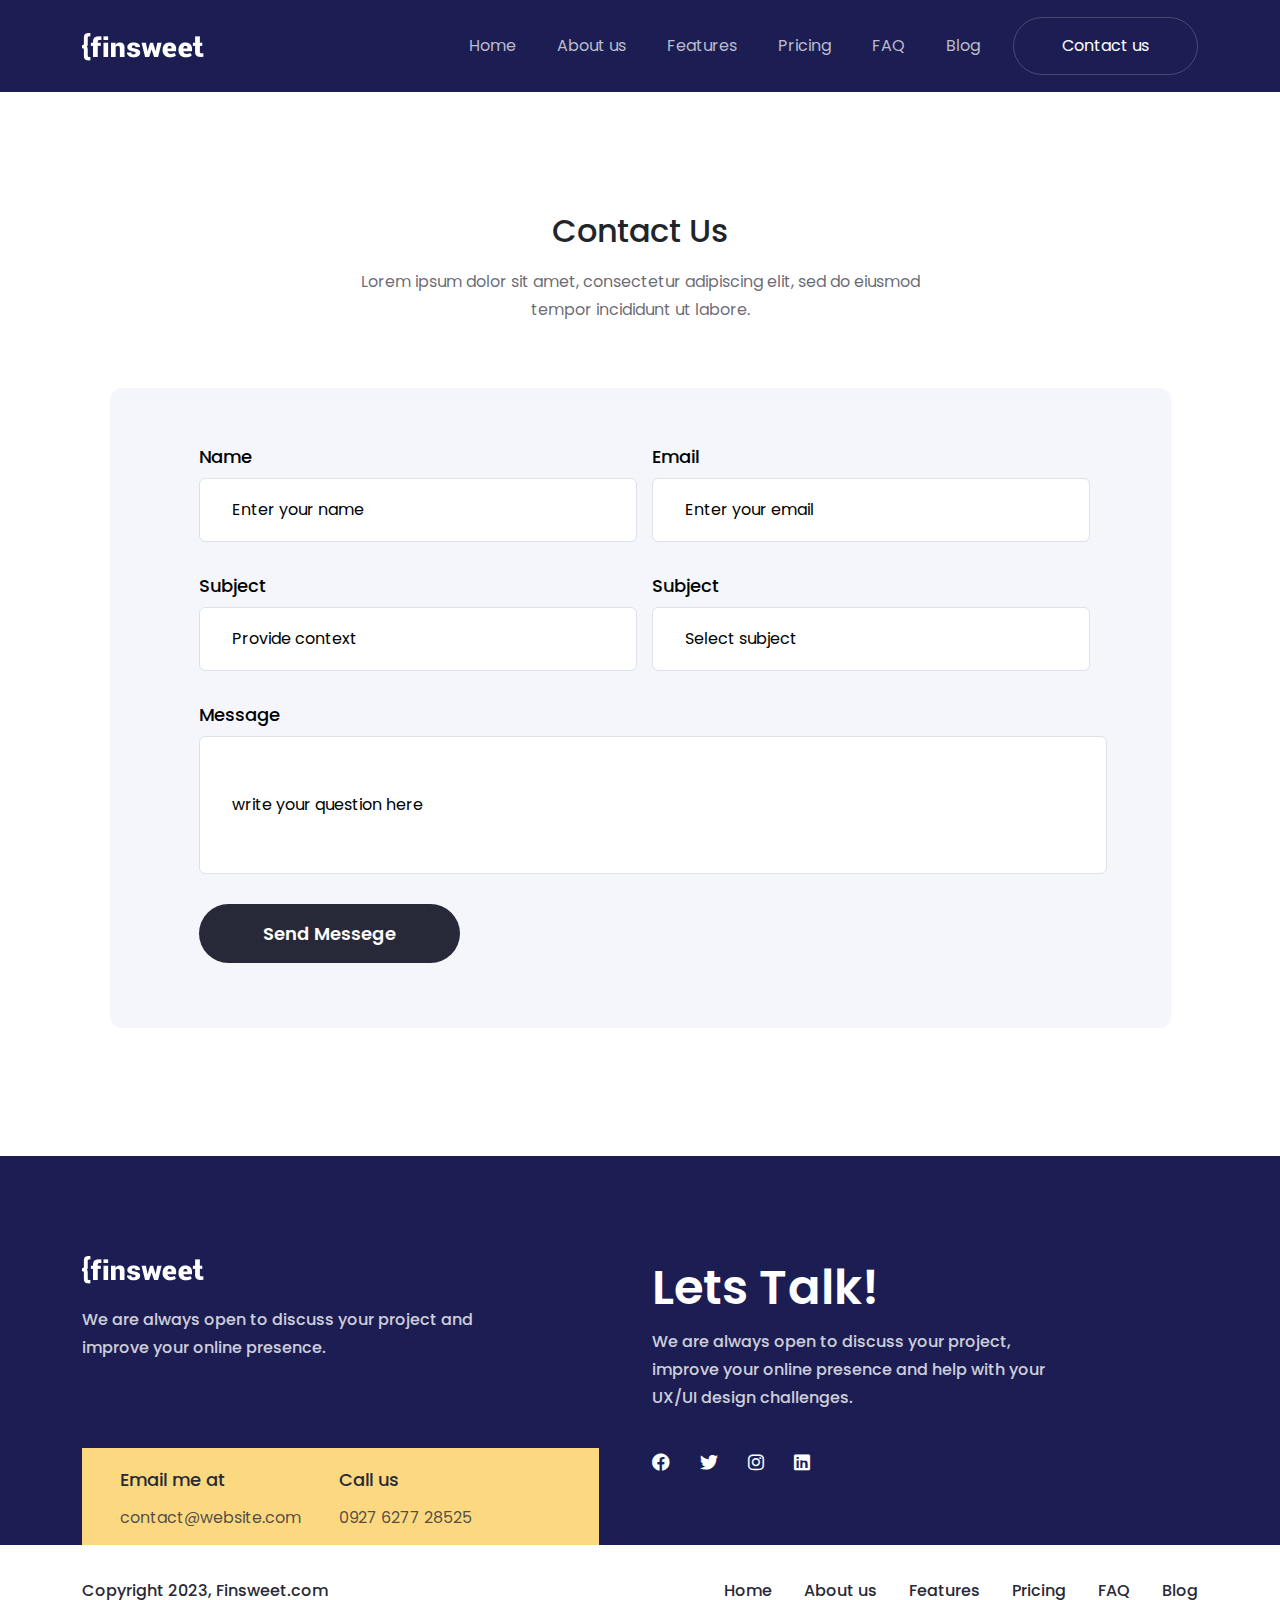
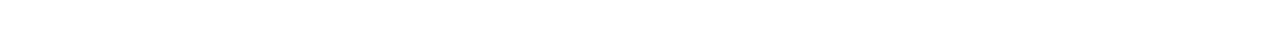
<file: contact-us.html>
<!DOCTYPE html>
<html lang="en">
<head>
    <meta charset="UTF-8">
    <meta http-equiv="X-UA-Compatible" content="IE=edge">
    <meta name="viewport" content="width=device-width, initial-scale=1.0">
    <title>Contact us</title>
    <link rel="stylesheet" href="css/all.min.css">
    <link rel="stylesheet" href="css/bootstrap.min.css">
    <link rel="stylesheet" href="css/style.css">
    <link rel="stylesheet" href="css/contact-us.css">
    <!-- goggle font -->
    <link rel="preconnect" href="https://fonts.googleapis.com">
    <link rel="preconnect" href="https://fonts.gstatic.com" crossorigin>
    <link href="https://fonts.googleapis.com/css2?family=Poppins:wght@100;200;300;400;500;600;700&display=swap" rel="stylesheet">
    <!-- goggle font -->
</head>
<body>
    <!--========== Nav start ===============-->
    <nav class="navbar navbar-expand-lg ">
        <div class="container">
          <a class="navbar-brand" href="index.html">
            <img src="images/logo.png" alt="">
          </a>
          <button class="navbar-toggler" type="button" data-bs-toggle="collapse" data-bs-target="#navbarSupportedContent" aria-controls="navbarSupportedContent" aria-expanded="false" aria-label="Toggle navigation">
            <span class="navbar-toggler-icon"></span>
          </button>
          <div class="collapse navbar-collapse" id="navbarSupportedContent">
            <ul class="navbar-nav ms-auto">
              <li class="nav-item">
                <a class="nav-link active" aria-current="page" href="index.html">Home</a>
              </li>
              <li class="nav-item">
                <a class="nav-link active" href="about.html">About us</a>
              </li>
              <li class="nav-item">
                <a class="nav-link active" href="pricing.html">Features</a>
              </li>
              <li class="nav-item">
                <a class="nav-link active" href="#">Pricing</a>
              </li>
              <li class="nav-item">
                <a class="nav-link active" href="#">FAQ</a>
              </li>
              <li class="nav-item">
                <a class="nav-link active" href="#">Blog</a>
              </li>
            </ul>
            <div class="nav-button">
              <a href="contact-us.html">Contact us</a>
            </div>
          </div>
        </div>
      </nav>
      <!--============ nav end  ==============-->

      <section class="contact-us">
        <div class="container">
            <div class="row">
                <div class="col-lg-12 text-center contact-form-header">
                    <h2>Contact Us</h2>
                    <p>Lorem ipsum dolor sit amet, consectetur adipiscing elit, sed do eiusmod tempor incididunt ut labore.</p>
                </div>
                <div class="col-lg-12">
                    <form class="row contact-form">
                        <div class="col-lg-6">
                        <label for="name">Name</label>
                        <input type="text" placeholder="Enter your name" id="name" class="form-control">
                        </div>
                        <div class="col-lg-6">
                        <label for="email">Email</label>
                        <input type="email" placeholder="Enter your email" id="email" class="form-control float-left">
                        </div>
                        <div class="col-lg-6">
                        <label for="subject">Subject</label>
                        <input type="text" placeholder="Provide context" id="subject" class="form-control"> 
                        </div>
                        <div class="col-lg-6">
                        <label for="select-subject">Subject</label>
                        <input type="text" placeholder="Select subject" id="select-subject" class="form-control">  
                        </div>
                        <div class="col-lg-12">
                        <label for="message">Message</label>
                        <input type="text" placeholder="write your question here" id="message" class="form-control">
                        </div>
                        <div class="send-msg-btn">
                          <button>Send Messege</button>
                        </div>
                    </div>
                  </form>
            </div>
        </div>
      </section>

       <!--============ footer-part ============-->
       <footer class="footer-part">
        <div class="container">
          <div class="row footer-top">
            <div class="col-lg-6 footer-top-left">
              <img src="images/logo.png" alt="">
              <p>We are always open to discuss your project and improve your online presence.</p>
              <div class="footer-contact d-flex">
                <div class="left">
                  <h5>Email me at</h5>
                  <h6>contact@website.com</h6>
                </div>
                <div class="right">
                  <h5>Call us</h5>
                  <h6>0927 6277 28525</h6>
                </div>
              </div>
            </div>
            <div class="col-lg-6 footer-top-right">
              <h3>Lets Talk!</h3>
              <p>We are always open to discuss your project, improve your online presence and help with your UX/UI design challenges.</p>
              <div class="footer-icon">
                <a href="#"><i class="fa-brands fa-facebook"></i></a>
                <a href="#"><i class="fa-brands fa-twitter"></i></a>
                <a href="#"><i class="fa-brands fa-instagram"></i></a>
                <a href="#"><i class="fa-brands fa-linkedin"></i></a>
              </div>
            </div>
          </div>
        </div>
      </footer>
      <footer class="footer-b-part">
        <div class="container">
          <div class="footer-bottom d-flex justify-content-between">
            <div class="left">
              <h6>Copyright 2023, Finsweet.com</h6>
            </div>
            <div class="right">
              <ul class="d-flex">
                <li><a href="#">Home</a></li>
                <li><a href="#">About us</a></li>
                <li><a href="#">Features</a></li>
                <li><a href="#">Pricing</a></li>
                <li><a href="#">FAQ</a></li>
                <li><a href="#">Blog</a></li>
              </ul>
            </div>
          </div>
        </div>
      </footer>


  <script src="./js/bootstrap.bundle.min.js"></script>
</body>
</html>
</file>
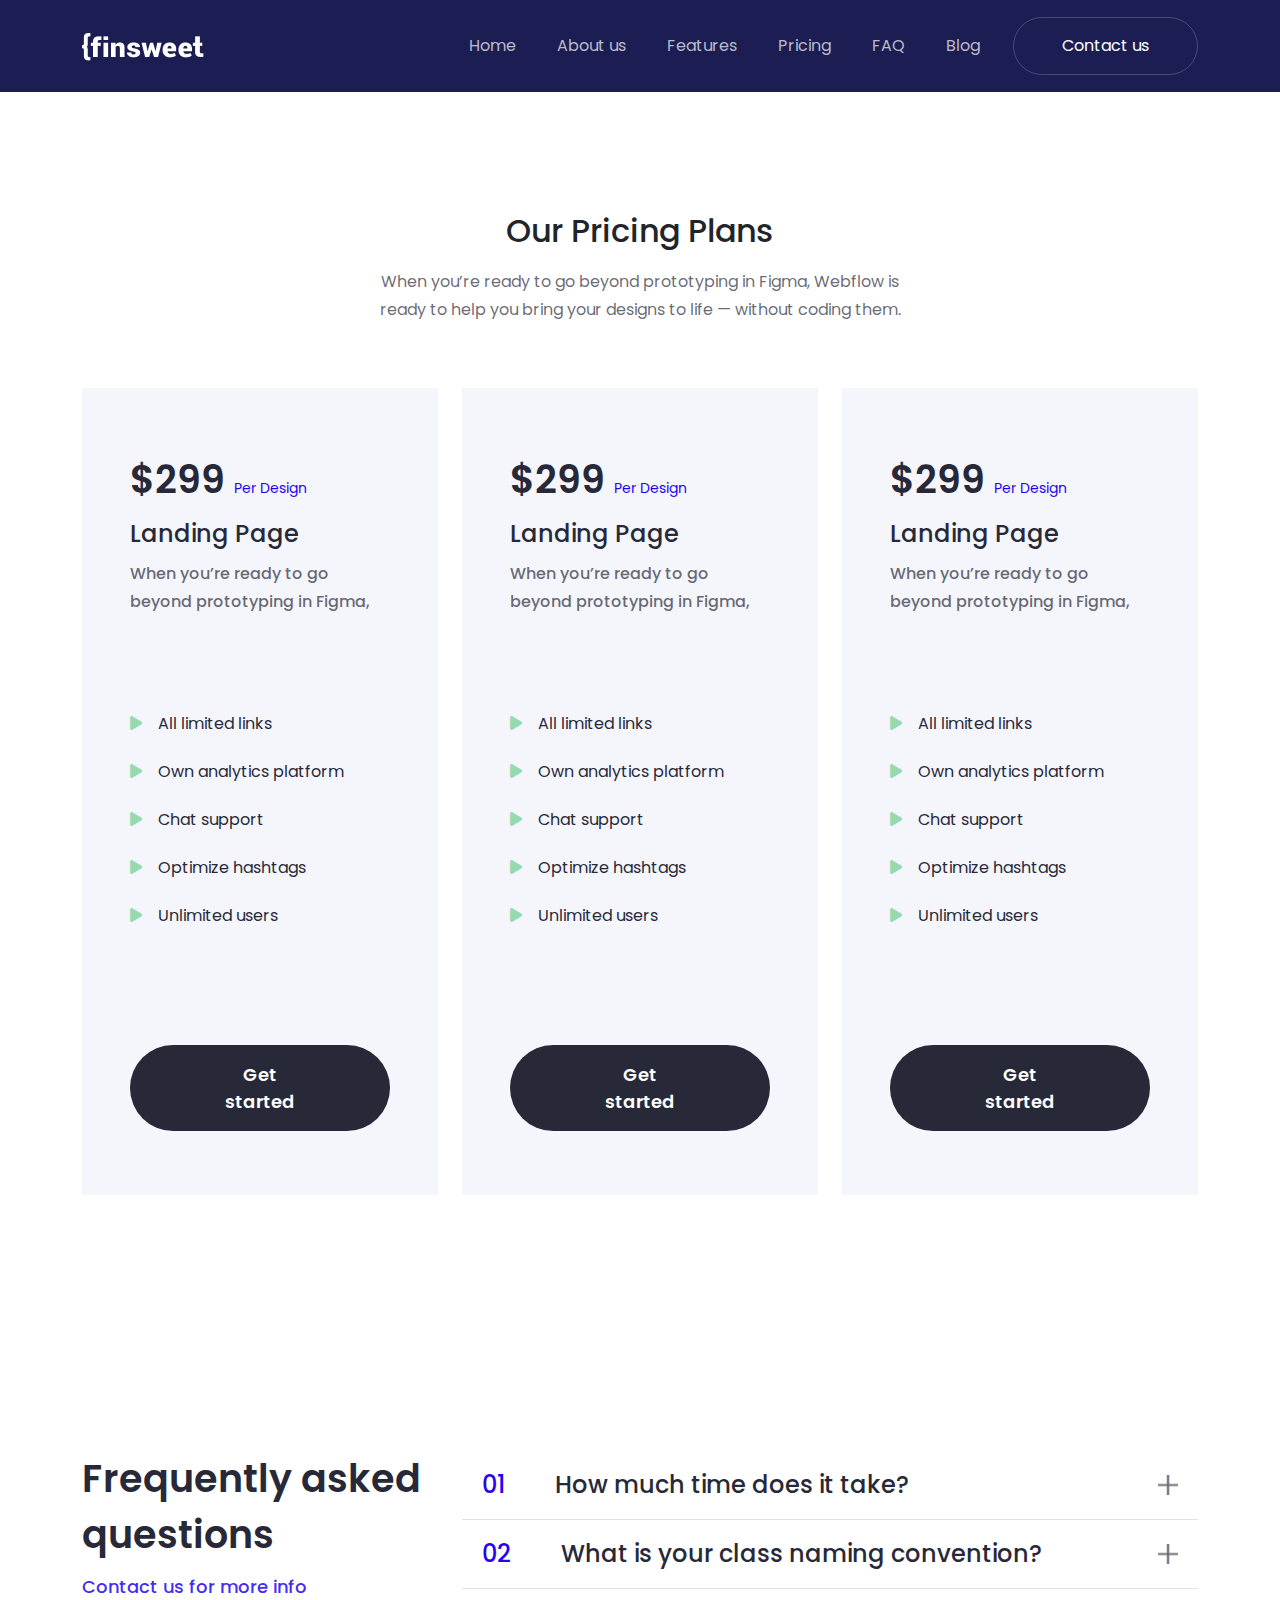
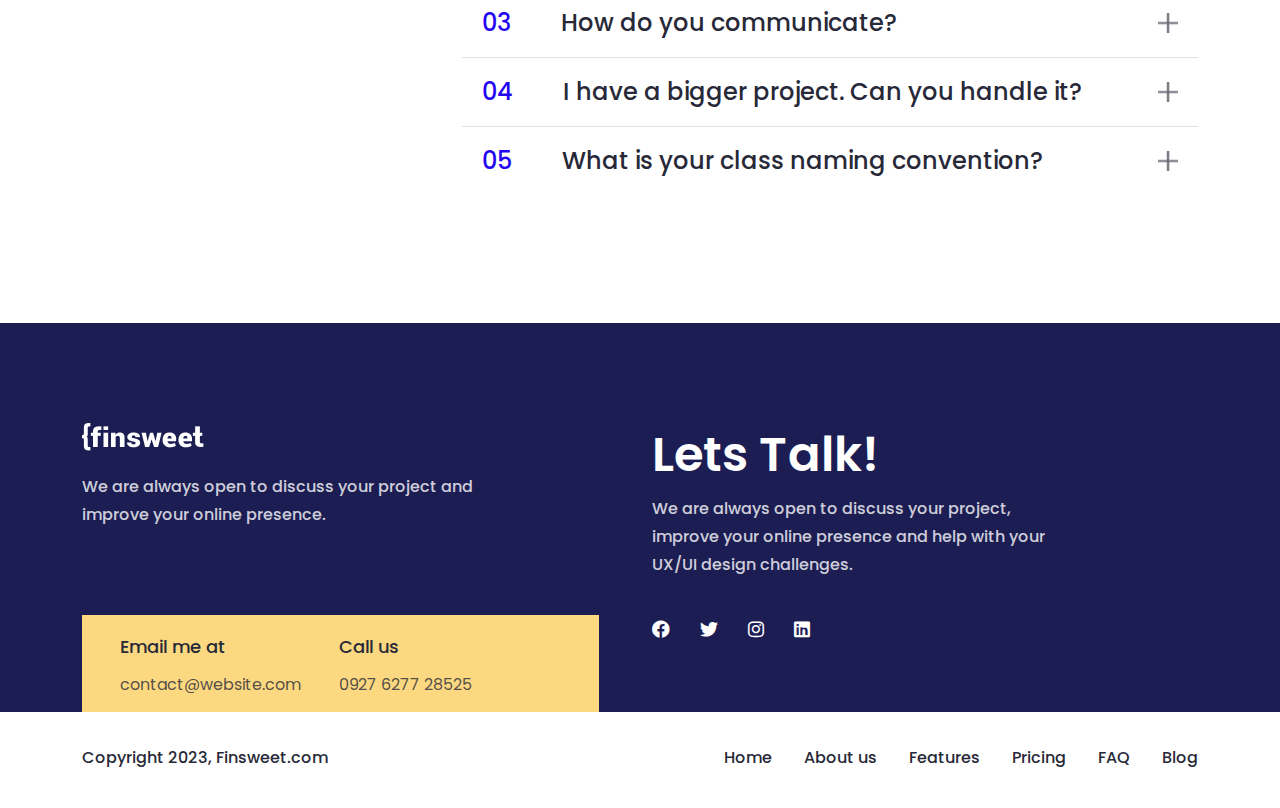
<file: pricing.html>
<!DOCTYPE html>
<html lang="en">
<head>
    <meta charset="UTF-8">
    <meta http-equiv="X-UA-Compatible" content="IE=edge">
    <meta name="viewport" content="width=device-width, initial-scale=1.0">
    <title>Pricing</title>
    <link rel="stylesheet" href="css/all.min.css">
    <link rel="stylesheet" href="css/bootstrap.min.css">
    <link rel="stylesheet" href="css/style.css">
    <link rel="stylesheet" href="css/pricing.css">
    <!-- goggle font -->
    <link rel="preconnect" href="https://fonts.googleapis.com">
    <link rel="preconnect" href="https://fonts.gstatic.com" crossorigin>
    <link href="https://fonts.googleapis.com/css2?family=Poppins:wght@100;200;300;400;500;600;700&display=swap" rel="stylesheet">
    <!-- goggle font -->
</head>
<body>
    <!--========== Nav start ===============-->
    <nav class="navbar navbar-expand-lg ">
        <div class="container">
          <a class="navbar-brand" href="index.html">
            <img src="images/logo.png" alt="">
          </a>
          <button class="navbar-toggler" type="button" data-bs-toggle="collapse" data-bs-target="#navbarSupportedContent" aria-controls="navbarSupportedContent" aria-expanded="false" aria-label="Toggle navigation">
            <span class="navbar-toggler-icon"></span>
          </button>
          <div class="collapse navbar-collapse" id="navbarSupportedContent">
            <ul class="navbar-nav ms-auto">
              <li class="nav-item">
                <a class="nav-link active" aria-current="page" href="index.html">Home</a>
              </li>
              <li class="nav-item">
                <a class="nav-link active" href="about.html">About us</a>
              </li>
              <li class="nav-item">
                <a class="nav-link active" href="#">Features</a>
              </li>
              <li class="nav-item">
                <a class="nav-link active" href="#">Pricing</a>
              </li>
              <li class="nav-item">
                <a class="nav-link active" href="#">FAQ</a>
              </li>
              <li class="nav-item">
                <a class="nav-link active" href="#">Blog</a>
              </li>
            </ul>
            <div class="nav-button">
              <a href="contact-us.html">Contact us</a>
            </div>
          </div>
        </div>
      </nav>
      <!--============ nav end  ==============-->

      <section class="pricing">
        <div class="container">
            <div class="row">
                <div class="col-lg-12 text-center pricing-header">
                    <h2>Our Pricing Plans</h2>
                    <p>When you’re ready to go beyond prototyping in Figma, Webflow is ready to help you bring your designs to life — without coding them.</p>
                </div>

                <div class="col-lg-4">
                    <div class="pricing-card">
                        <h4>$299 <span>Per Design</span></h4>
                        <h5>Landing Page </h5>
                        <p>When you’re ready to go beyond prototyping in Figma, </p>
                        <ul>
                            <li><i class="fa-solid fa-play"></i> All limited links</li>
                            <li><i class="fa-solid fa-play"></i> Own analytics platform</li>
                            <li><i class="fa-solid fa-play"></i> Chat support</li>
                            <li><i class="fa-solid fa-play"></i> Optimize hashtags</li>
                            <li><i class="fa-solid fa-play"></i> Unlimited users</li>
                        </ul>
                        <button>Get started</button>
                    </div>
                </div>
                <div class="col-lg-4">
                    <div class="pricing-card">
                        <h4>$299 <span>Per Design</span></h4>
                        <h5>Landing Page </h5>
                        <p>When you’re ready to go beyond prototyping in Figma, </p>
                        <ul>
                            <li><i class="fa-solid fa-play"></i> All limited links</li>
                            <li><i class="fa-solid fa-play"></i> Own analytics platform</li>
                            <li><i class="fa-solid fa-play"></i> Chat support</li>
                            <li><i class="fa-solid fa-play"></i> Optimize hashtags</li>
                            <li><i class="fa-solid fa-play"></i> Unlimited users</li>
                        </ul>
                        <button>Get started</button>
                    </div>
                </div>
                <div class="col-lg-4">
                    <div class="pricing-card">
                        <h4>$299 <span>Per Design</span></h4>
                        <h5>Landing Page </h5>
                        <p>When you’re ready to go beyond prototyping in Figma, </p>
                        <ul>
                            <li><i class="fa-solid fa-play"></i> All limited links</li>
                            <li><i class="fa-solid fa-play"></i> Own analytics platform</li>
                            <li><i class="fa-solid fa-play"></i> Chat support</li>
                            <li><i class="fa-solid fa-play"></i> Optimize hashtags</li>
                            <li><i class="fa-solid fa-play"></i> Unlimited users</li>
                        </ul>
                       <div class="pricing-card-btn m-auto">
                        <button>Get started</button>
                       </div>
                    </div>
                </div>
              
            </div>
        </div>
      </section>

    <!--=========== question-part ============-->
    <section class="question-part">
        <div class="container">
            <div class="row">

            <div class="col-lg-4">
                <div class="question-text">
                <h2>Frequently asked questions</h2>
                <a href="#">Contact us for more info</a>
                </div>
            </div>

            <div class="col-lg-8">
                <div class="accordion accordion-flush" id="accordionFlushExample">
                <div class="accordion-item">
                    <h2 class="accordion-header">
                    <button class="accordion-button collapsed" type="button" data-bs-toggle="collapse" data-bs-target="#flush-collapseOne" aria-expanded="false" aria-controls="flush-collapseOne">
                        <span>01</span>
                        How much time does it take?
                    </button>
                    </h2>
                    <div id="flush-collapseOne" class="accordion-collapse collapse" data-bs-parent="#accordionFlushExample">
                    <div class="accordion-body">Lorem ipsum dolor sit amet, consectetur adipiscing elit, sed do eiusmod tempor incididunt ut labore et dolore magna aliqua. </div>
                    </div>
                </div>
                <div class="accordion-item">
                    <h2 class="accordion-header">
                    <button class="accordion-button collapsed" type="button" data-bs-toggle="collapse" data-bs-target="#flush-collapseTwo" aria-expanded="false" aria-controls="flush-collapseTwo">
                        <span>02</span>
                        What is your class naming convention?
                    </button>
                    </h2>
                    <div id="flush-collapseTwo" class="accordion-collapse collapse" data-bs-parent="#accordionFlushExample">
                    <div class="accordion-body">Lorem ipsum dolor sit amet, consectetur adipiscing elit, sed do eiusmod tempor incididunt ut labore et dolore magna aliqua.</div>
                    </div>
                </div>
                <div class="accordion-item">
                    <h2 class="accordion-header">
                    <button class="accordion-button collapsed" type="button" data-bs-toggle="collapse" data-bs-target="#flush-collapseThree" aria-expanded="false" aria-controls="flush-collapseThree">
                        <span>03</span>
                        How do you communicate?
                    </button>
                    </h2>
                    <div id="flush-collapseThree" class="accordion-collapse collapse" data-bs-parent="#accordionFlushExample">
                    <div class="accordion-body">Lorem ipsum dolor sit amet, consectetur adipiscing elit, sed do eiusmod tempor incididunt ut labore et dolore magna aliqua.</div>
                    </div>
                </div>    
                <div class="accordion-item">
                    <h2 class="accordion-header">
                    <button class="accordion-button collapsed" type="button" data-bs-toggle="collapse" data-bs-target="#flush-collapseFour" aria-expanded="false" aria-controls="flush-collapseFour">
                        <span>04</span>
                        I have a bigger project. Can you handle it?
                    </button>
                    </h2>
                    <div id="flush-collapseFour" class="accordion-collapse collapse" data-bs-parent="#accordionFlushExample">
                    <div class="accordion-body">Lorem ipsum dolor sit amet, consectetur adipiscing elit, sed do eiusmod tempor incididunt ut labore et dolore magna aliqua.</div>
                    </div>
                </div> 
                <div class="accordion-item">
                    <h2 class="accordion-header">
                    <button class="accordion-button collapsed" type="button" data-bs-toggle="collapse" data-bs-target="#flush-collapse" aria-expanded="false" aria-controls="flush-collapse">
                        <span>05</span>
                        What is your class naming convention?
                    </button>
                    </h2>
                    <div id="flush-collapse" class="accordion-collapse collapse" data-bs-parent="#accordionFlushExample">
                    <div class="accordion-body">Lorem ipsum dolor sit amet, consectetur adipiscing elit, sed do eiusmod tempor incididunt ut labore et dolore magna aliqua.</div>
                    </div>
                </div>
                </div>
            </div>

            </div>
        </div>
        </section>

       <!--============ footer-part ============-->
       <footer class="footer-part">
        <div class="container">
          <div class="row footer-top">
            <div class="col-lg-6 footer-top-left">
              <img src="images/logo.png" alt="">
              <p>We are always open to discuss your project and improve your online presence.</p>
              <div class="footer-contact d-flex">
                <div class="left">
                  <h5>Email me at</h5>
                  <h6>contact@website.com</h6>
                </div>
                <div class="right">
                  <h5>Call us</h5>
                  <h6>0927 6277 28525</h6>
                </div>
              </div>
            </div>
            <div class="col-lg-6 footer-top-right">
              <h3>Lets Talk!</h3>
              <p>We are always open to discuss your project, improve your online presence and help with your UX/UI design challenges.</p>
              <div class="footer-icon">
                <a href="#"><i class="fa-brands fa-facebook"></i></a>
                <a href="#"><i class="fa-brands fa-twitter"></i></a>
                <a href="#"><i class="fa-brands fa-instagram"></i></a>
                <a href="#"><i class="fa-brands fa-linkedin"></i></a>
              </div>
            </div>
          </div>
        </div>
      </footer>
      <footer class="footer-b-part">
        <div class="container">
          <div class="footer-bottom d-flex justify-content-between">
            <div class="left">
              <h6>Copyright 2023, Finsweet.com</h6>
            </div>
            <div class="right">
              <ul class="d-flex">
                <li><a href="#">Home</a></li>
                <li><a href="#">About us</a></li>
                <li><a href="#">Features</a></li>
                <li><a href="#">Pricing</a></li>
                <li><a href="#">FAQ</a></li>
                <li><a href="#">Blog</a></li>
              </ul>
            </div>
          </div>
        </div>
      </footer>


  <script src="./js/bootstrap.bundle.min.js"></script>
</body>
</html>
</file>
<file: css/style.css>
*{
    margin: 0;
    padding: 0;
    box-sizing: border-box;
    font-family: 'Poppins', sans-serif;
}
ul,ol{
    list-style: none;
}
a{
    text-decoration: none !important;
    display: inline-block;
}
h1,h2,h3,h4,h5,h6,p{
    line-height: 0.8;
}
/*============ navbar part =============*/
nav.navbar.navbar-expand-lg {
    position: absolute;
    top: 0;
    left: 0;
    width: 100%;
    height: 92px;
}
.nav-item {
    padding-right: 25px;
}
.nav-link {
    color: #BBBBCB !important;
    transition: all linear 0.4s;
}
.nav-link:hover {
    color: #fff !important;
}

.nav-button a {
    background: transparent;
    padding: 16px 48px;
    border: 1px solid #F4F6FC33;
    border-radius: 100px;
    transition: all linear 0.3s;
    color: #fff;
}

.nav-button a:hover {
    background: #FCD980;
    color: #000000;  
    border: 1px solid transparent;
}
 /*===========banner part  ==============*/

#banner-part{
    background: #1C1E53;
    padding-top: 218px;
    padding-bottom: 128px;
}
.banner-text h1{
    color: #fff;
    font-weight: 600;
    font-size: 54px;
    line-height: 74px;
}
.banner-text p{
    color: #fff;
    font-size: 16px;
    line-height: 28px;
    padding-top: 24px;
    padding-bottom: 48px;
}
.btn-1 button{
    background: #FCD980;
    padding: 16px 48px;
    border: 1px solid transparent;
    color: #000;
    border-radius: 100px;
    transition: all linear 0.3s;
}
.btn-1 button:hover{
    background: transparent;
    border: 1px solid #F4F6FC33;
    color: #fff;
}
.btn-2 a {
    text-decoration: none;
    color: #fff;
    padding-top: 15px;
    padding-left: 40px;
}
/*========== works part ============*/
#works-part {
    padding: 128px 0px;
    background: #F4F6FC;
}
.works-text h2 {
    color: #282938;
    font-weight: 600;
    font-size: 48px;
    line-height: 64px;
}
.works-text p{
    color: rgb(40, 41, 56, 0.7);
    font-weight: 400;
    font-size: 16px;
    line-height: 28px;
    width: 405px;
}
.works-text a{
    color: #2405F2 ;
    font-weight: 500;
    font-size: 18px;
    line-height: 32px;
}
.pointer-text h3{
    font-weight: 500;
    font-size: 32px;
    line-height: 48px;
}
.pointer-text p{
    color: rgb(40, 41, 56, 0.7);
    font-weight: 400;
    font-size: 16px;
    line-height: 28px;
    width: 328px;
}
/*========== view project ==============*/
#view-part {
    padding: 128px 0px;
}
.view-part-haeder{
    padding-bottom: 64px;
}
.view-part-haeder h2{
    color: #282938;
    font-weight: 600;
    font-size: 48px;
}
.view-part-haeder a {
    color: #282938;
    font-weight: 500;
    font-size: 16px;
    padding-top: 25px;
}
.view-project{
    position: relative;
    overflow: hidden;
}
.view-project img{
    width: 100%;
}
.view-project-text{
    position: absolute;
    top: 0;
    left: 0;
    height: 100%;
    width: 47%;
    background: #1c1e53bf;
    visibility: hidden;
    transform: translatex(-100%);
    transition: all linear 0.5s;
    padding-top: 33%;
    padding-left: 48px;
}

.view-project:hover .view-project-text{
    transform: translatex(0%);
    visibility: visible;
}
.view-project-text h2{
    font-weight: 600;
    font-size: 24px;
    line-height: 36px;
    color: #fff;
    width: 333px;
}
.view-project-text p{
    font-weight: 500;
    font-size: 16px;
    line-height: 28px;
    color: rgba(255, 255, 255, 0.8);
    width: 333px;
    padding-top: 16px;
}
.view-project-text a {
    color: #FCD980;
    font-weight: 500;
    font-size: 16px;
    line-height: 28px;
    padding-top: 15px;
}
.view-portfolio1 {
    position: relative;
    overflow: hidden;
    margin-bottom: 32px;
}
.view-portfolio1 img {
    width: 100%;
}
.view-portfolio1-text {
    position: absolute;
    top: 0;
    left: 0;
    height: 100%;
    width: 100%;
    background: #1c1e53bf;
    visibility: hidden;
    transform: translatex(-100%);
    transition: all linear 0.5s;
    padding-top: 25%;
    padding-left: 48px;
}
.view-portfolio1:hover .view-portfolio1-text{
    transform: translatex(0%);
    visibility: visible;
}
.view-portfolio1-text h2{
    font-weight: 600;
    font-size: 24px;
    line-height: 36px;
    color: #fff;
    width: 250px;
}
.view-portfolio1-text a{
    color: #FCD980;
    font-weight: 500;
    font-size: 16px;
    line-height: 28px;
}
.view-portfolio2 {
    position: relative;
    overflow: hidden;
}
.view-portfolio2 img{
    width: 100%;
}
.view-portfolio2-text {
    position: absolute;
    top: 0;
    left: 0;
    height: 100%;
    width: 100%;
    background: #1c1e53bf;
    visibility: hidden;
    transform: translatex(-100%);
    transition: all linear 0.5s;
    padding-top: 25%;
    padding-left: 48px;
}
.view-portfolio2:hover .view-portfolio2-text{  
    transform: translatex(0%);
    visibility: visible;
}
.view-portfolio2-text h2{
    font-weight: 600;
    font-size: 24px;
    line-height: 36px;
    color: #fff;
    width: 250px;
}
.view-portfolio2-text a{
    color: #FCD980;
    font-weight: 500;
    font-size: 16px;
    line-height: 28px;
}
/* ==========Feature part ===========*/
#features-part {
    padding: 128px 0px;
    background: #F4F6FC;
}
.features-header {
    padding-bottom: 47px;
}
.features-header h2 {
    font-weight: 600;
    font-size: 48px;
    line-height: 64px;
    color: #282938;
    width: 630px;
    margin: 0 auto;
}
.features-header h6{
    font-weight: 500;
    font-size: 16px;
    line-height: 28px;
    color: #282938;
}
.feature-box {
    padding: 34px;
    background: #fff;
    margin-bottom: 20px;
}
.feature-box img {
    width: 32px;
    height: 32px;
}
.feature-box h3{
    font-weight: 500;
    font-size: 24px;
    line-height: 36px;
    padding-top: 23px;
    color: #282938;
}
.feature-box p{
    font-weight: 400;
    font-size: 16px;
    line-height: 28px;
    color: rgba(40, 41, 56, 0.7);
}
/*========== about-us ===========*/
.about-us-part {
    padding: 128px 0px;
    background: rgba(244, 246, 252, 0.5);
}
.about-text-left {
    width: 327px;
}
.about-text-left h2{
    font-weight: 600;
    font-size: 38px;
    line-height: 56px;
    color: #282938;
}

.about-text-left p{
    color: rgb(40, 41, 56, 0.7);
    font-weight: 400;
    font-size: 16px;
    line-height: 28px;
}
.about-text-right h2 {
    font-weight: 500;
    font-size: 32px;
    line-height: 48px;
    color: #282938;
    width: 800px;
}
.about-profile {
    position: relative;
    padding-top: 50px;
}
.client-name {
    position: absolute;
    top: 50px;
    left: 70px;
}
.about-icon {
    position: absolute;
    right: 0px;
    bottom: 0px;
    font-size: 30px;
    z-index: 1;
}
.about-icon i.fa-solid.fa-angle-left {
    margin-right: 40px;
    color: rgb(40, 41, 56,0.6);
}
.about-icon i.fa-solid.fa-angle-right{
    color: #fff;
}
.about-icon i.fa-solid.fa-angle-left::after {
    content: "";
    position: absolute;
    top: -4px;
    left: -14px;
    width: 50px;
    height: 50px;
    border-radius: 50%;
    background: #fff;
    z-index: -1;
}
.about-icon i.fa-solid.fa-angle-right::after {
    content: "";
    position: absolute;
    top: -4px;
    right: -14px;
    width: 50px;
    height: 50px;
    border-radius: 50%;
    background: #5239FA;
    z-index: -1;
}

/*============ question-part ===========*/
.question-part {
    padding: 128px 0px;
}
.question-text h2{
    font-weight: 600;
    font-size: 38px;
    line-height: 56px;
    color: #282938;
}
.question-text a{
    font-weight: 500;
    font-size: 18px;
    line-height: 32px;  
    color: rgb(36, 5, 242, 0.87); 
}

.accordion-header button {
    font-weight: 500;
    font-size: 24px;
    line-height: 36px;
    color: #282938;
}
.accordion-header button span {
    color: #2405F2;
    margin-right: 50px;
}
.accordion-body {
    font-weight: 500;
    font-size: 18px;
    line-height: 32px;
    color: rgb(40, 41, 56, 0.7);
    padding: 0px 0px 40px 95px;
    width: 670px;
}

.accordion-button::after {
    background-image: url(../images/plus.png) !important;

}
.accordion-button:not(.collapsed) {
    background-color: transparent;
}
.accordion-button:focus {
    box-shadow: none; 
}
.accordion-button:not(.collapsed)::after {
    background-image: url(../images/X.png) !important;
}
/*========== form part ===========*/
.form-part {
    padding-bottom: 128px;
}
.form-main{
    background: #1C1E53;
    position: relative;
}
.form-main::after {
    content: ' ';
    position: absolute;
    top: 0;
    left: 0;
    width: 100%;
    height: 100%;
    background: rgba(28, 30, 83, 0.5);
}
.form-left-part-text {
    position: absolute;
    top: 96px;
    left: 96px;
    width: 464px;
    z-index: 1;
}
.form-left-part-text h2{
    font-weight: 600;
    font-size: 54px;
    line-height: 74px;
    color: #fff;
}
.form-left-part-text p{
    font-weight: 500;
    font-size: 16px;
    line-height: 28px;
    color: #FFFFFF;    
}
.form-left-part img {
    width: 50%;
}
.form-right-part {
    width: 50%;
    position: absolute;
    top: 0;
    right: 0;
    padding-left: 80px;
    z-index: 1;
}
.form-right-part h3{
    font-weight: 500;
    font-size: 32px;
    line-height: 48px;
    color: #ffffff;
    padding-top: 80px;
}
.form-right-part p {
    font-weight: 500;
    font-size: 16px;
    line-height: 28px;
    color: #F4F6FC;
    width: 415px;
}
.form-inquiry {
    width: 432px;
    height: 64px;
    padding-left: 32px;
    background: transparent;
    border: 1.5px solid rgba(255, 255, 255, 0.05);
    border-radius: 8px;
    margin: 16px 0px;
    outline: none;
    color: rgb(244, 246, 252, 05);
}
.form-inquiry:hover {
    outline: 1px solid #fff;
    transition: all linear 0.3s;
}
.form-inquiry::placeholder{
    color: rgb(244, 246, 252, 05);
}
.form-btn button {
    font-weight: 600;
    font-size: 18px;
    color: #1B1C2B;
    padding: 16px 150px;
    background: #FCD980;
    border-radius: 100px;
    border: 1px solid transparent;
    margin-top: 30px;
    transition: all linear 0.3s;
}
.form-btn button:hover{
    background: transparent;
    border: 1px solid #F4F6FC33;
    color: #fff;
}
.form-btn-2 a {
    color: #fff;
    font-size: 18px;
    padding-top: 28px;
    padding-bottom: 48px;
    padding-left: 128px;
}
/*---------blog-part-----------  */
.blog-part {
    padding-bottom: 128px;
}
.blog-haeder h2 {
    font-weight: 600;
    font-size: 48px;
    line-height: 64px;
    color: #282938;
    padding-bottom: 50px;
}
.blog-card h6 {
    font-weight: 500;
    font-size: 16px;
    line-height: 28px;
    color: rgb(40, 41, 56 , 0.7);
    padding: 30px 0px 12px 0px;
}
.blog-card h3{
    font-weight: 500;
    font-size: 24px;
    line-height: 36px;
    color: #282938;   
    padding-bottom: 12px;
}
.blog-card p{
    font-weight: 400;
    font-size: 16px;
    line-height: 28px; 
    color: rgb(40, 41, 56 , 0.7);
    padding-bottom: 20px;
}
.blog-card a{
    font-weight: 500;
    font-size: 16px;
    line-height: 28px;
    color: #282938;
}
/*=========== footer-part ===========*/
.footer-part {
    background: #1C1E53;
    padding-top: 100px;
}
.footer-top p {
    font-weight: 500;
    font-size: 16px;
    line-height: 28px;
    color: rgb(255, 255, 255, 0.8);
    width: 399px;
}
.footer-top-left img {
    padding-bottom: 22px;
}
.footer-top-right h3 {
    color: #ffff;
    font-weight: 600;
    font-size: 48px;
    line-height: 64px;
}
.footer-contact {
    background: #FCD980;
    width: 517px;
    margin-top: 86px;
}
.footer-contact .left {
    padding: 16px 38px 5px 38px;
}
.footer-contact .right {
    padding-top: 16px;
}
.footer-contact h5 {
    font-weight: 500;
    font-size: 18px;
    line-height: 32px;
    color: #282938;
}
.footer-contact h6 {
    font-weight: 400;
    font-size: 16px;
    line-height: 28px;
    color: rgb(40, 41, 56,0.8);
}
.footer-icon i {
    font-size: 18px;
    color: #fff;
    padding-right: 26px;
    padding-top: 25px;
}

.footer-bottom {
    background: #fff;
    padding-top: 32px;
    padding-bottom: 20px;
}
.footer-bottom h6{
    font-weight: 500;
    font-size: 16px;
    line-height: 28px;
    color: #282938;
}
.footer-bottom .right ul li a{
    font-weight: 500;
    font-size: 16px;
    line-height: 28px;
    color: #282938;
    padding-left: 32px;
}
</file>
<file: css/about.css>
nav.navbar.navbar-expand-lg {
    background: #1C1E53;
}
.about-text h6{
    font-weight: 500;
    font-size: 18px;
    line-height: 32px;
    color: #282938;
}
.about-text h1 {
    font-weight: 600;
    font-size: 54px;
    line-height: 74px;
    color: #282938;
    width: 595px;
}
.about-text p {
    font-weight: 400;
    font-size: 16px;
    line-height: 28px;
    color: rgba(41, 42, 56, 0.7);
    width: 420px;
}
.who-we-are-text {
    padding: 80px;
    background: #F4F5F5;;
}
.who-we-are-text h6{
    font-weight: 500;
    font-size: 16px;
    line-height: 28px;
    color: #282938;
}
.who-we-are-text h3{
    font-weight: 600;
    font-size: 38px;
    line-height: 56px;
    color: #282938;
}
.text-right h3 {
    padding-top: 40px;
}
.who-we-are-text p {
    font-weight: 400;
    font-size: 16px;
    line-height: 28px;
    color: rgba(41, 42, 56, 0.7);
    width: 450px;
}
.about-us {
    padding-top: 220px;
    padding-bottom: 128px;
}
.about-img img {
    width: 100%;
}
.who-we-img img {
    width: 100%;
}
/* the-process */
.the-process {
    padding: 128px 0px;
}
.process-header h2{
    font-weight: 600;
    font-size: 48px;
    line-height: 64px;
    color: #282938;
    padding-bottom: 75px;
}
.process-box {
    position: relative;
}
.circle {
    width: 30px;
    height: 30px;
    background: #2405F2;
    border-radius: 50%;
}

.dotted {
    border-bottom: 3px dashed rgba(37, 5, 242, 0.4);
    width: 224px;
    position: absolute;
    top: 15px;
    left: 64px;
}
.process-box h3{
    font-weight: 500;
    font-size: 24px;
    line-height: 36px;
    color: #282938;
    padding-top: 32px;
}
.process-box p {
    font-weight: 400;
    font-size: 16px;
    line-height: 28px;
    color: rgba(41, 42, 56, 0.7);
    width: 200px;
}
/* our-mission-part */
.our-mission-part {
    background: #EEF4FA;
    padding: 128px 0px;
}
.our-mission-text h6 {
    font-weight: 500;
    font-size: 16px;
    line-height: 28px;
    color: #282938;
    padding-top: 40px;
}
.our-mission-text h2{
    font-weight: 600;
    font-size: 38px;
    line-height: 56px;
    color: #282938;
}
.our-mission-text p {
    font-weight: 400;
    font-size: 16px;
    line-height: 28px;
    color: rgba(41, 42, 56, 0.7);
    width: 510px;
}
.img-bottom {
    margin-top: 94px;
}
.our-mission-text.bottom {
    margin-top: 94px;
    padding-left: 142px;
}
/* the benefits */
section.the-benefits {
    padding: 128px 0px;
}
.benefits-header h2 {
    font-weight: 600;
    font-size: 48px;
    line-height: 64px;
    color: #282938;
    padding-bottom: 48px;
    width: 540px;
    margin: 0px auto;
}
.benefits-box {
    background: #F4F6FC;
    padding: 48px;
    margin-bottom: 90px;
}
.benefits-box h3 {
    font-weight: 500;
    font-size: 24px;
    line-height: 36px;
    color: #282938;
    padding-top: 26px;
}
.benefits-box p {
    font-weight: 400;
    font-size: 16px;
    line-height: 28px;
    color: rgba(41, 42, 56, 0.7);
    width: 285px;
}
.logo-nmbr h6{
    font-weight: 600;
    font-size: 38px;
    line-height: 56px;
    color: #282938;
}
.logo-nmbr p{
    font-weight: 400;
    font-size: 16px;
    line-height: 28px;
    color: rgba(40, 41, 56, 0.7);
}
.logoipsum-logo {
    padding-top: 30px;
    padding-left: 40px;
}
/* our team */
section.our-team-part {
    background: #F4F6FC;
    padding: 128px 0px;
}
.team-header h2 {
    font-weight: 600;
    font-size: 48px;
    line-height: 64px;
    color: #282938;
    padding-bottom: 48px;
}
.team-profile {
    background: #fff;
    padding: 46px 64px;
    position: relative;
}
.team-profile h5 {
    font-weight: 500;
    font-size: 24px;
    line-height: 36px;
    color: #282938;
    padding-top: 30px;
}
.team-profile h6{
    font-weight: 400;
    font-size: 16px;
    line-height: 28px;
    color: rgba(40, 41, 56, 0.7);
}
.profile-overlay {
    position: absolute;
    bottom: 154px;
    left: 70px;
    background: linear-gradient(348.37deg, #5239FA 17.97%, rgba(255, 255, 255, 0) 79.2%);
    width: 168px;
    height: 168px;
    border-radius: 50%;
    visibility: hidden;
    transition: all linear 0.5s;
}
.team-profile:hover .profile-overlay{
    visibility: visible;
    transition: all linear 0.5s;
}
.profile-icon {
    position: absolute;
    bottom: 20px;
    left: 45px;
}
.profile-icon a {
    color: #fff;
    padding-right: 10px;
}
</file>
<file: css/contact-us.css>
nav.navbar.navbar-expand-lg {
    background: #1C1E53;
}
section.contact-us {
    padding: 128px 0px;
}
.contact-form {
    background: #F4F6FC;
    border-radius: 12px;
    width: 1061px;
    height: 640px;
    margin: 0px auto;
    margin-top: 64px;
    padding: 55px 77px 69px;
}
.contact-form-header h2 {
    padding-top: 90px;
    padding-bottom: 16px;
}
.contact-form-header p {
    font-weight: 400;
    font-size: 16px;
    line-height: 28px;
    color: rgba(40, 41, 56, 0.7);
    width: 562px;
    margin: 0px auto;
}
.contact-form input {
    padding: 18px 32px;
    width: 438px;
    height: 64px;
}
input {
    margin-bottom: 30px;
}
#message{
    width: 908px;
    height: 138px;
}
.contact-form input::placeholder{
    color: #000 !important;
}
label{
    font-weight: 500;
    font-size: 18px;
    color: #000 ;
    padding-bottom: 8px;
}
.send-msg-btn button{
    font-weight: 600;
    font-size: 18px;
    color: #fff;
    padding: 16px 64px;
    background: #282938;
    border-radius: 100px;
    border: transparent;
}
</file>
<file: css/pricing.css>
nav.navbar.navbar-expand-lg {
    background: #1C1E53;
}
section.pricing {
    padding: 128px 0px;
}
.pricing-header h2 {
    padding-top: 90px;
    padding-bottom: 16px;
}
.pricing-card h4{
    font-weight: 600;
    font-size: 38px;
    line-height: 56px;
    color: #282938;
}
.pricing-card h5{
    font-weight: 500;
    font-size: 24px;
    line-height: 36px;
    color: #282938;
}
.pricing-header p {
    font-weight: 400;
    font-size: 16px;
    line-height: 28px;
    color: rgba(40, 41, 56, 0.7);
    width: 562px;
    margin: 0px auto;
}
.pricing-card {
    background: #F4F6FC;
    padding: 64px 48px;
    margin-top: 64px;
}
/* .pricing-card:hover{
    background: #1C1E53;
    color: #fff;
    clip-path: circle(50% at 50% 50%);
} */

.pricing-card span{
    font-weight: 400;
    font-size: 14px;
    line-height: 28px;
    color: #2405F2;
}
.pricing-card p{
    font-weight: 500;
    font-size: 16px;
    line-height: 28px;
    color: rgb(40, 41, 56, 0.7); 
    padding-bottom: 78px;    
}
.pricing-card ul{
    padding-left: 0;
}
.pricing-card ul li{
    font-weight: 400;
    font-size: 16px;
    line-height: 28px;
    color: #282938;
    padding-bottom: 20px;
}
.pricing-card i {
    color: #97DAAD;
    padding-right: 12px;
}
.pricing-card button{
    font-weight: 600;
    font-size: 18px;
    color: #fff;
    padding: 16px 77px;
    background: #282938;
    border-radius: 100px;
    border: transparent;
    margin-top: 79px;
}
</file>
